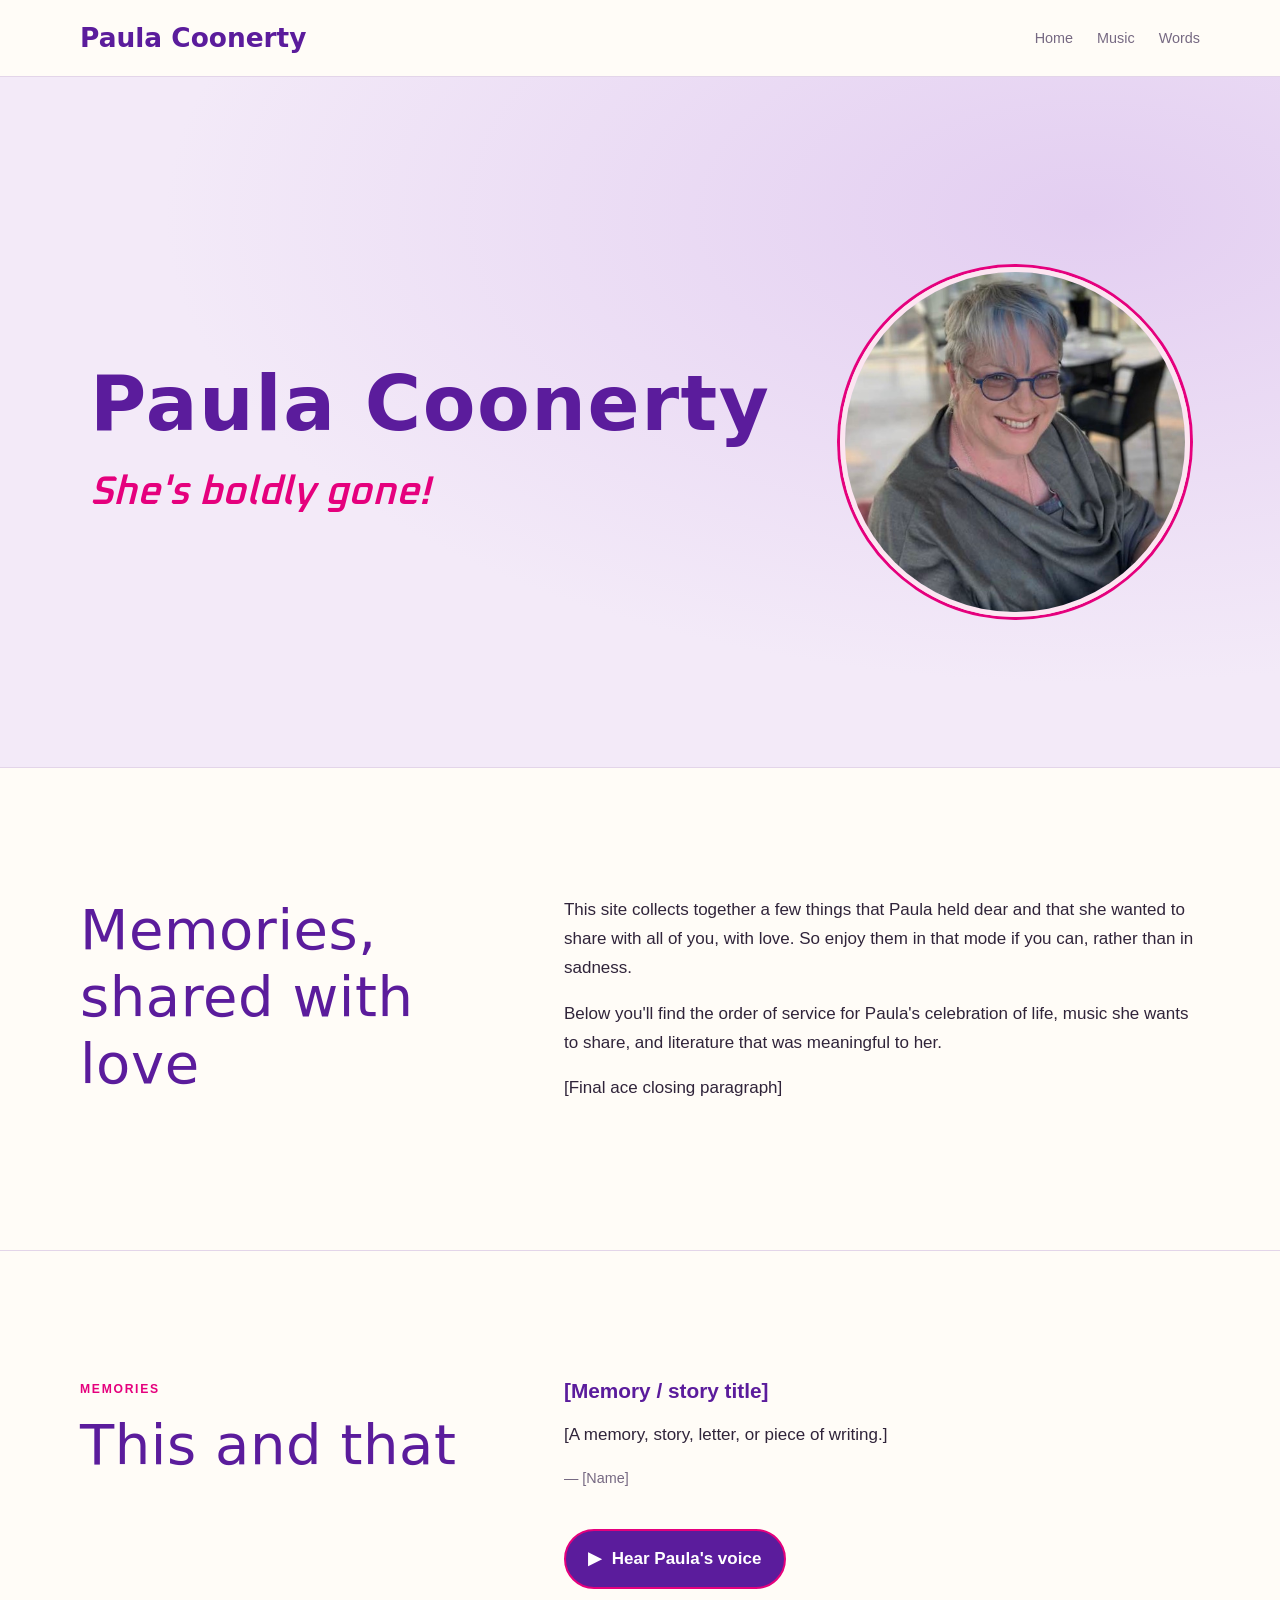
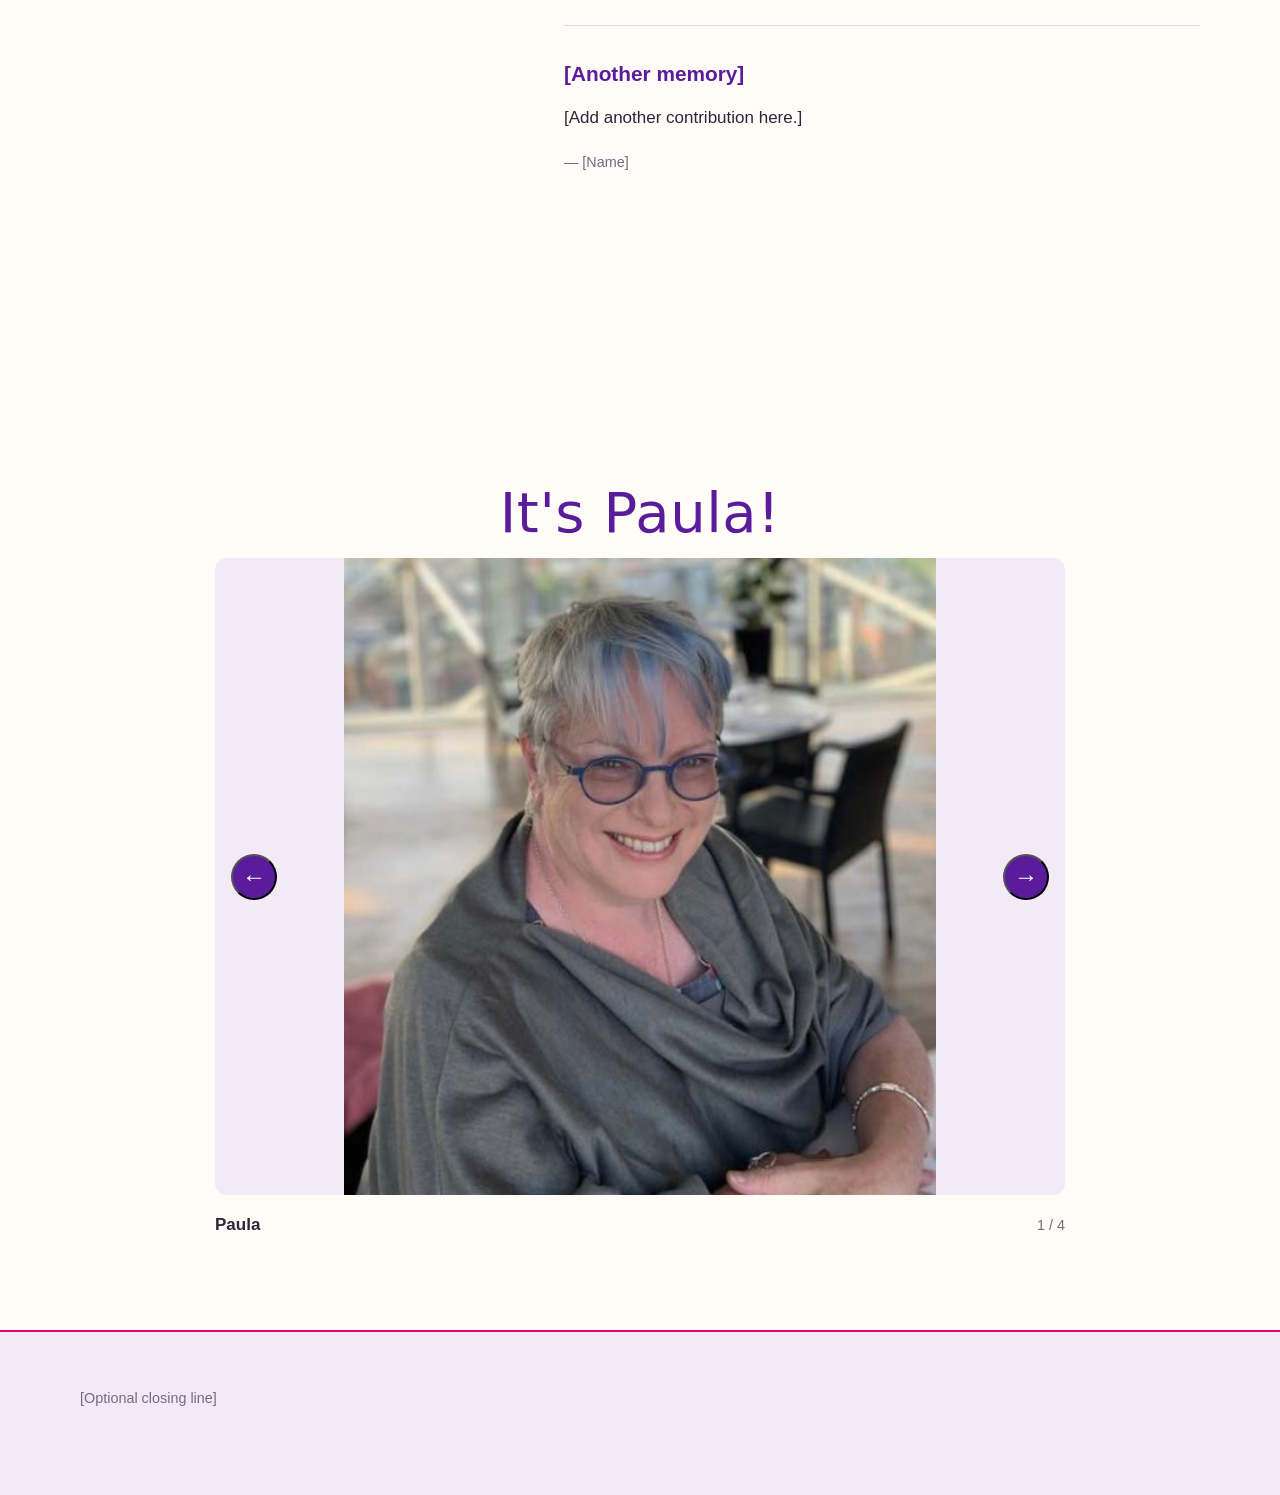
<file: index.html>
<!doctype html>
<html lang="en">

<head>
  <meta charset="utf-8">
  <meta name="viewport" content="width=device-width, initial-scale=1">
  <meta name="description" content="Paula - a memorial and collection of memories.">
  <meta name="referrer" content="strict-origin-when-cross-origin">
  <title>Paula — a memorial</title>
  <link rel="stylesheet" href="styles.css">
  <link rel="preconnect" href="https://fonts.googleapis.com">
  <link rel="preconnect" href="https://fonts.gstatic.com" crossorigin>
  <link href="https://fonts.googleapis.com/css2?family=Chewy&family=Oxanium:wght@200..800&display=swap"
    rel="stylesheet">
</head>

<body>
  <header class="site-header">
    <div class="container header-inner">
      <a class="site-title" href="#top">Paula Coonerty</a>
      <nav aria-label="Main navigation">
        <a href="index.html">Home</a>
        <a href="music.html">Music</a>
        <a href="words.html">Words</a>
      </nav>
    </div>
  </header>

  <main id="top">
    <section class="intro">
      <div class="container narrow">
        <img class="hero-photo" src="photos/paula-face.jpeg" alt="Paula Coonerty">

        <div class="hero-text">
          <h1>Paula Coonerty</h1>
          <p class="lead">She's boldly gone!</p>
        </div>
      </div>
    </section>

    <section id="about" class="section">
      <div class="container content-grid">
        <div>
          <!-- <p class="eyebrow">About</p> -->
          <h2>Memories, shared with love</h2>
        </div>
        <div class="prose">
          <p>This site collects together a few things that Paula held dear and that she wanted to share with all of you,
            with love. So enjoy them in that mode if you can, rather than in sadness.</p>
          <p>Below you'll find the order of service for Paula's celebration of life, music she wants to share, and
            literature that was meaningful to her.</p>
          <p>[Final ace closing paragraph]</p>
        </div>
      </div>
    </section>



    <section id="memories" class="section">
      <div class="container content-grid">
        <div>
          <p class="eyebrow">Memories</p>
          <h2>This and that</h2>
        </div>
        <div class="prose">
          <article class="memory">
            <h3>[Memory / story title]</h3>
            <p>[A memory, story, letter, or piece of writing.]</p>
            <p class="byline">— [Name]</p>
            <button class="audio-button" id="paula-audio-button" type="button">
              <span aria-hidden="true">▶</span>
              Hear Paula's voice
            </button>

            <audio id="paula-audio" preload="none">
              <source src="audio/test-audio.m4a" type="audio/mp4">
              Your browser does not support audio playback.
            </audio>
          </article>

          <article class="memory">
            <h3>[Another memory]</h3>
            <p>[Add another contribution here.]</p>
            <p class="byline">— [Name]</p>
          </article>
        </div>
      </div>
    </section>


    <section class="photo-gallery" id="photos">
      <div class="container">
        <h2>It's Paula!</h2>
        <!-- <p class="gallery-intro">Paula!</p> -->

        <div class="carousel" aria-label="Photo gallery">
          <div class="carousel-image-wrap">
            <img id="carousel-image" src="photos/paula-face.jpeg" alt="Paula">

            <button class="carousel-arrow carousel-prev" id="carousel-prev" type="button"
              aria-label="Previous photograph">&#8592;</button>

            <button class="carousel-arrow carousel-next" id="carousel-next" type="button"
              aria-label="Next photograph">&#8594;</button>
          </div>

          <div class="carousel-caption">
            <p id="carousel-caption" aria-live="polite">Paula</p>
            <p class="carousel-counter" id="carousel-counter">1 / 3</p>
          </div>
        </div>
      </div>
    </section>





  </main>

  <footer>
    <div class="container">
      <p>[Optional closing line]</p>
    </div>
  </footer>

  <script src="content.js"></script>
  <script src="script.js"></script>
</body>

</html>
</file>
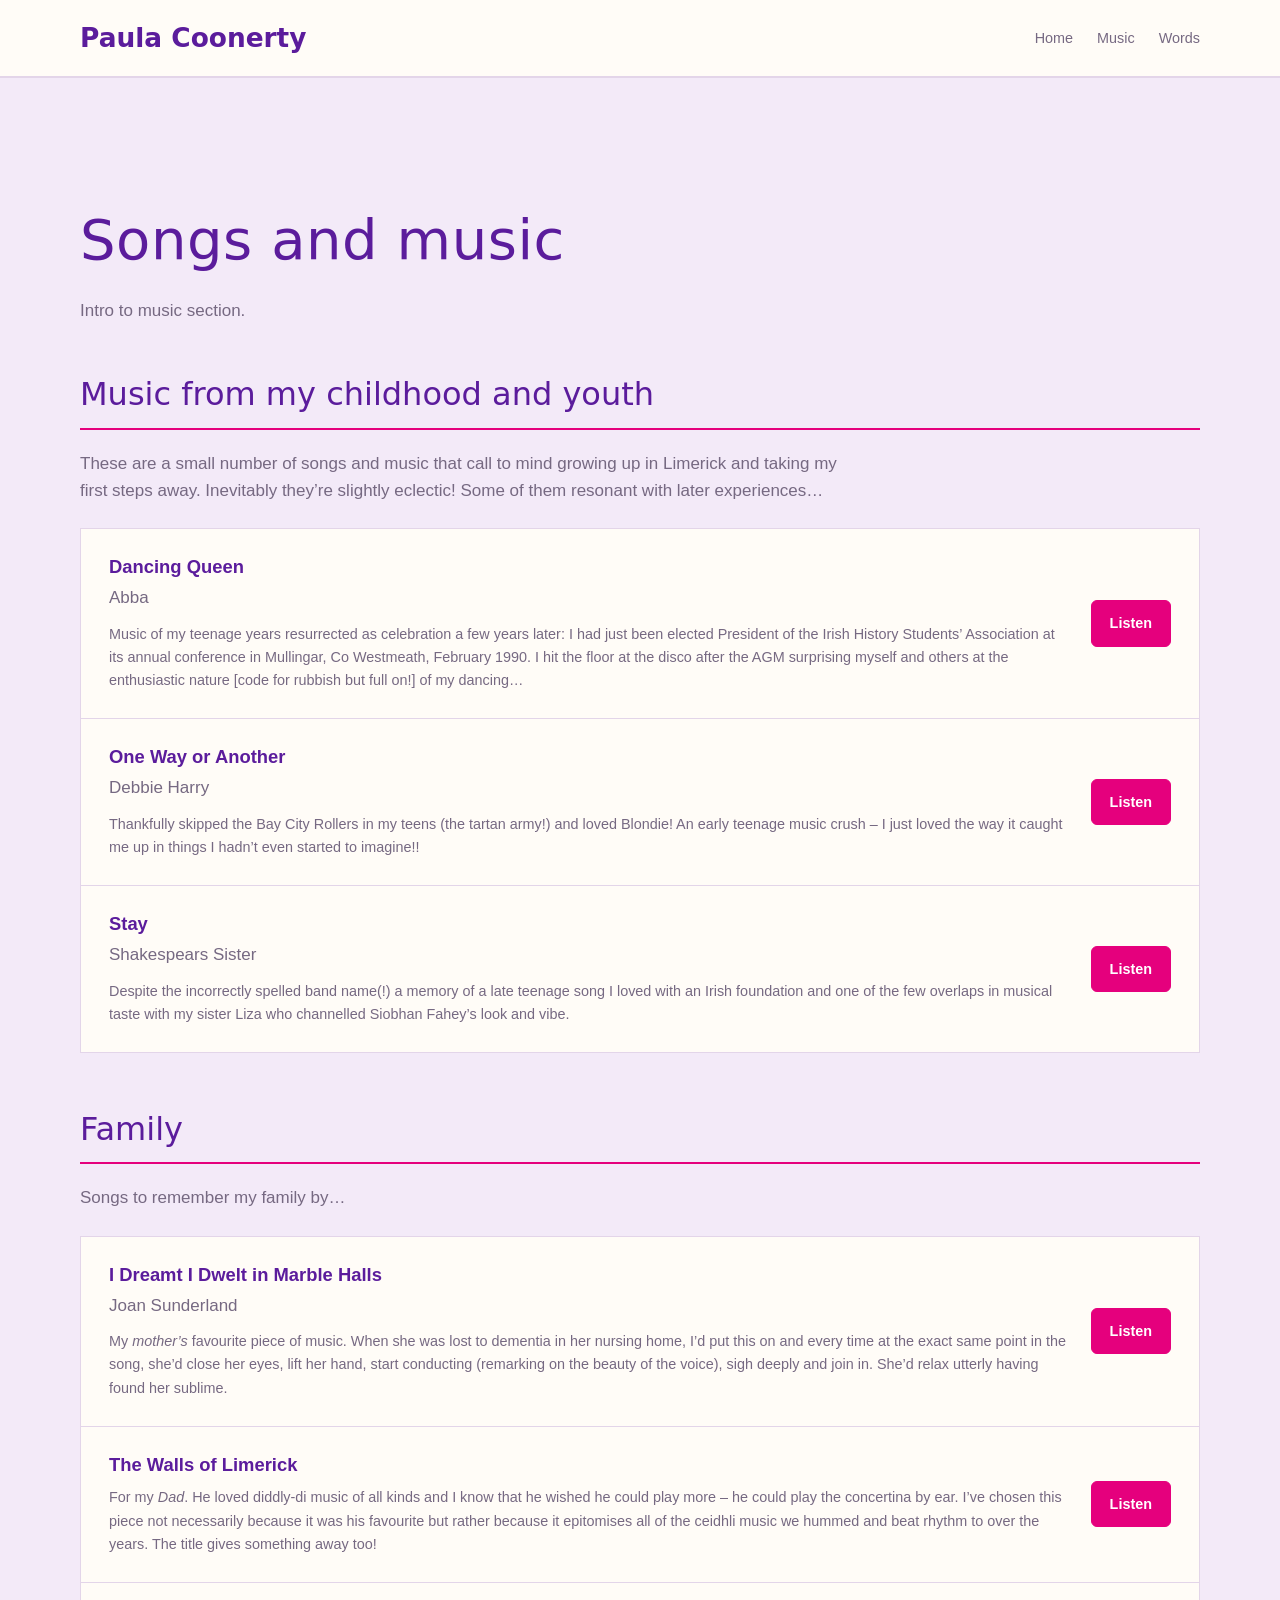
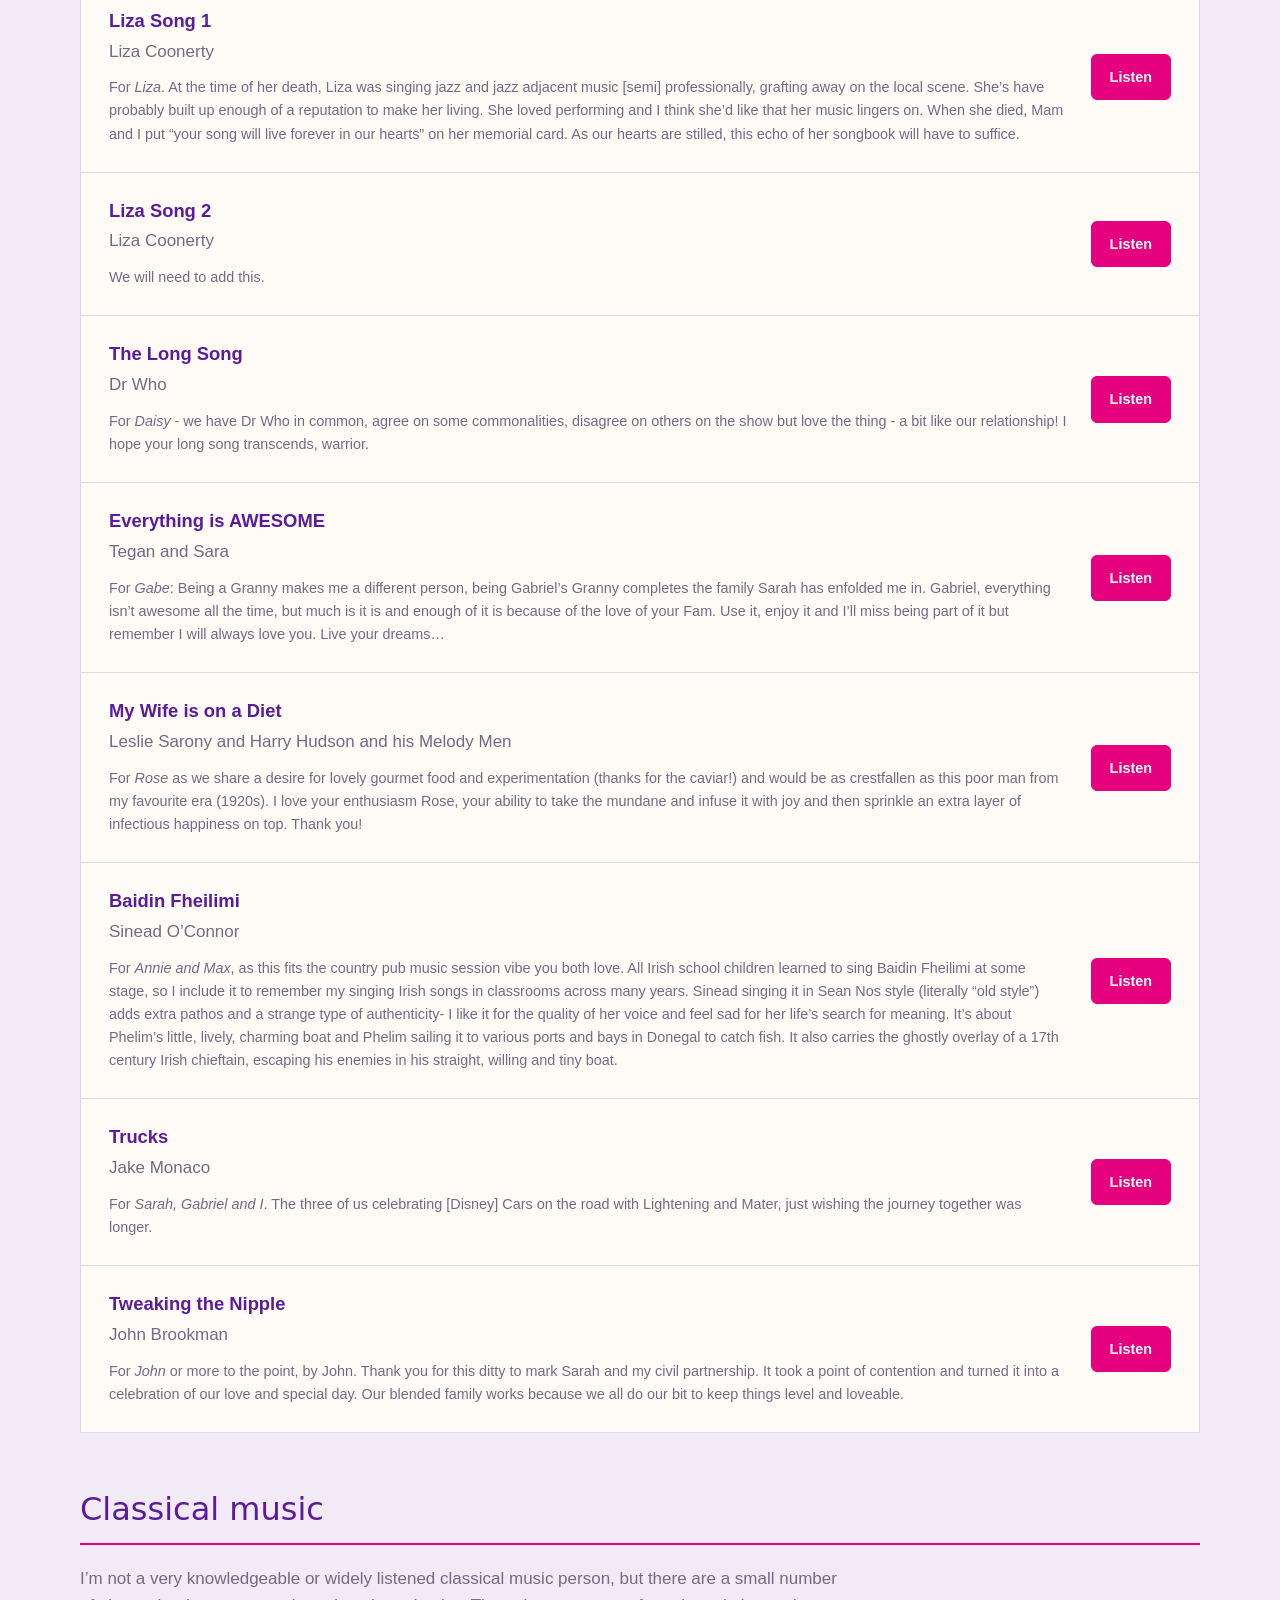
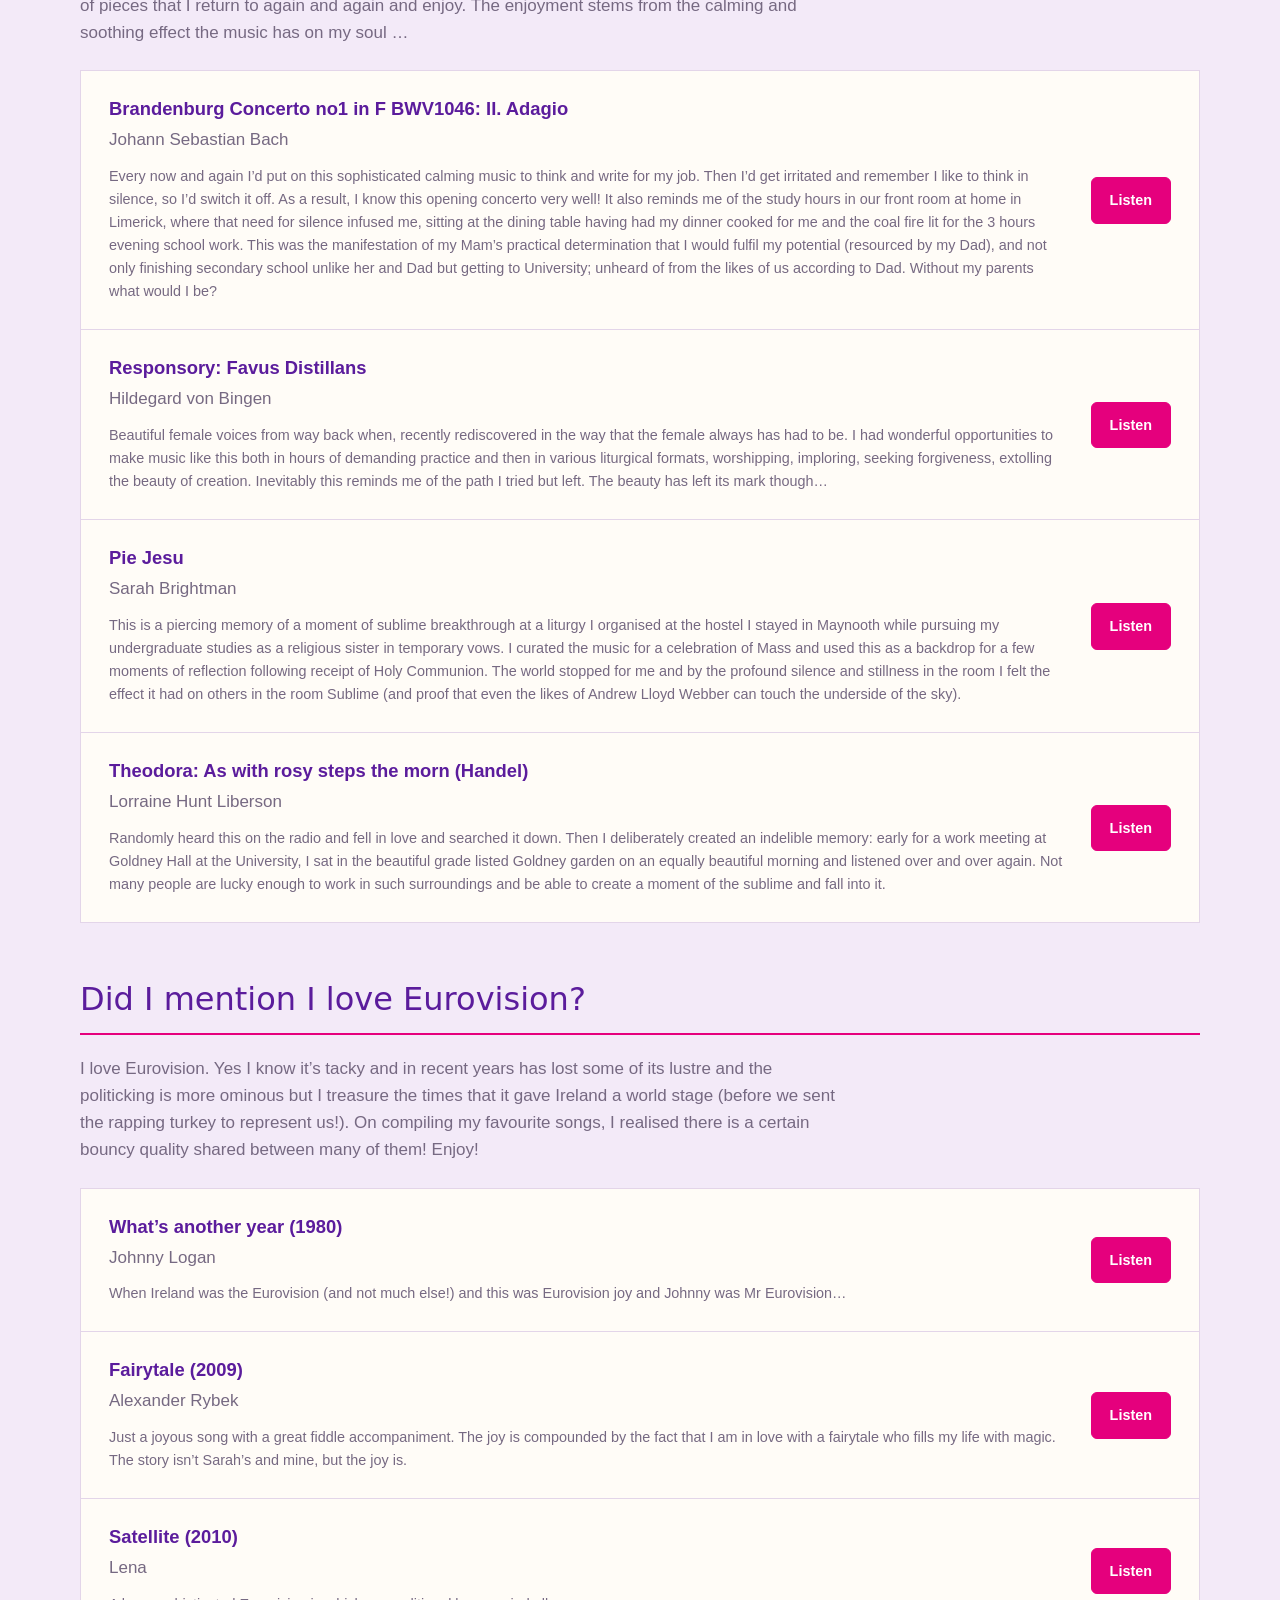
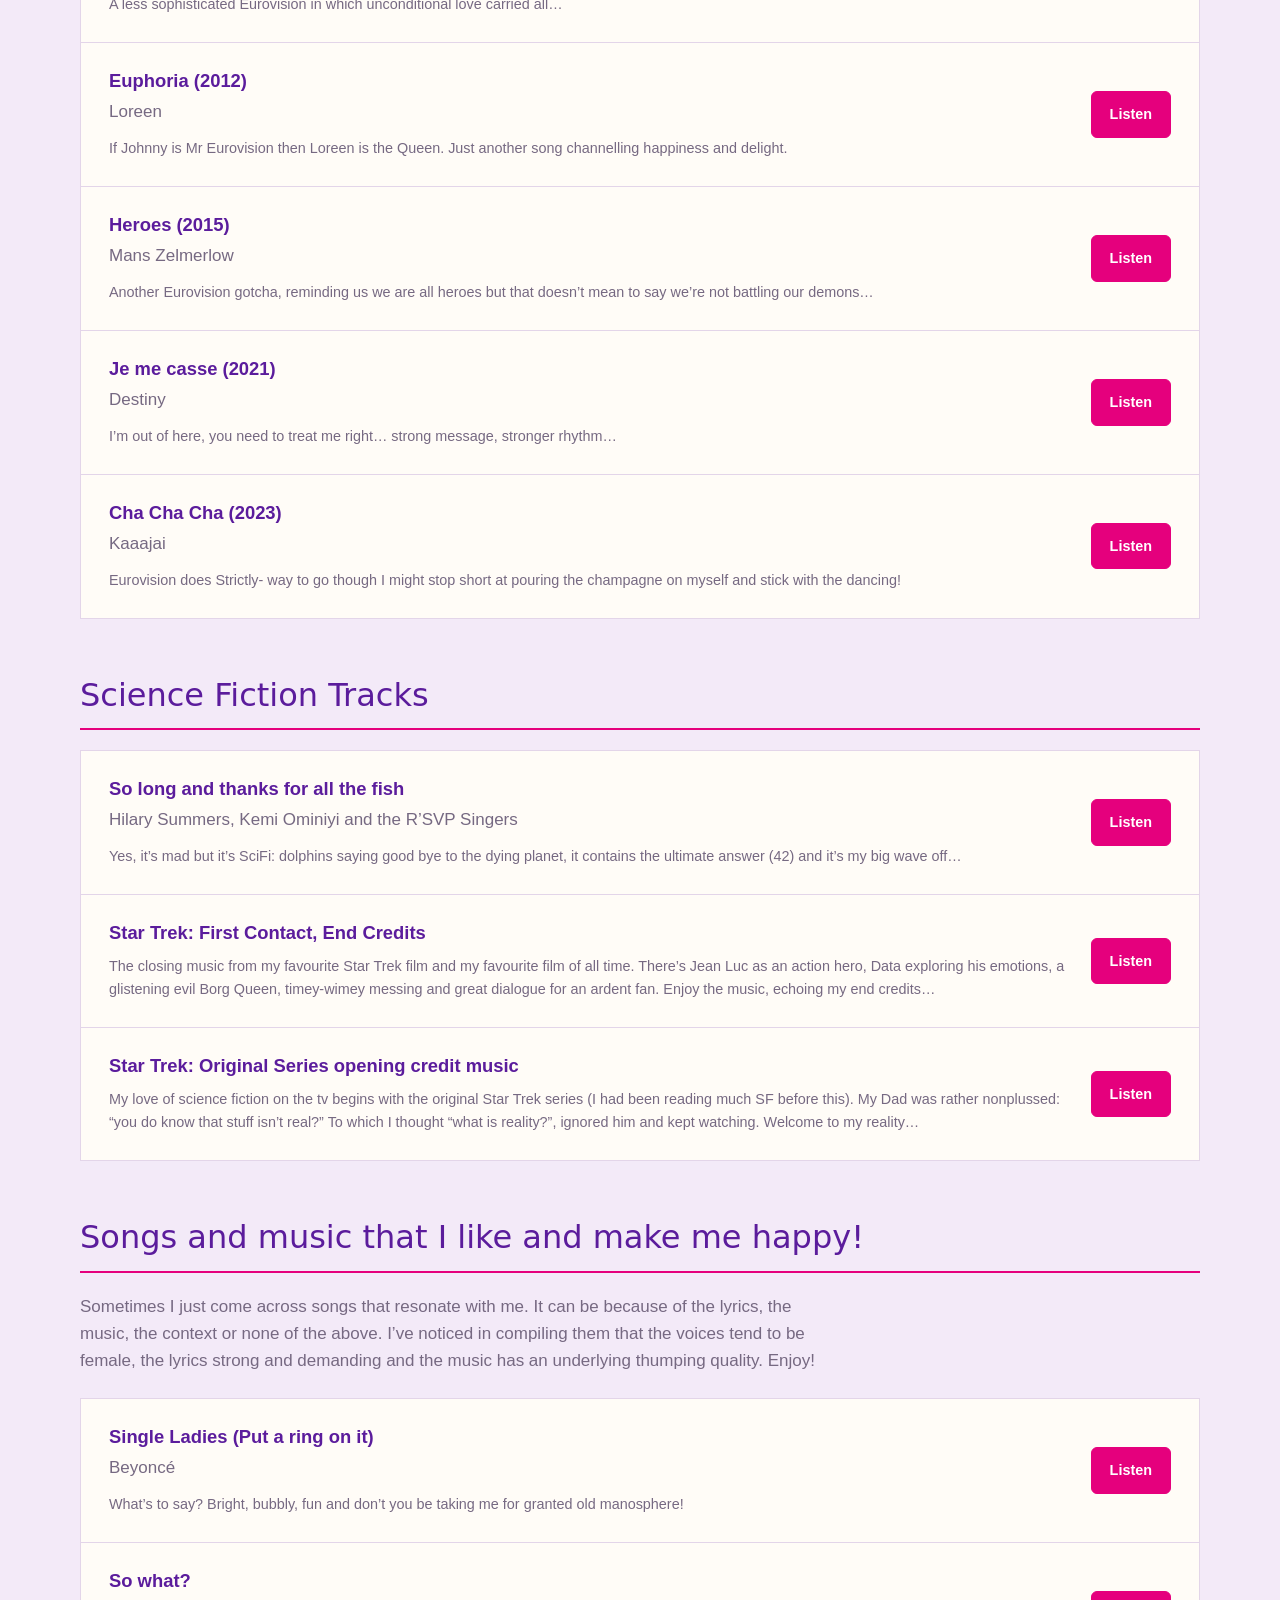
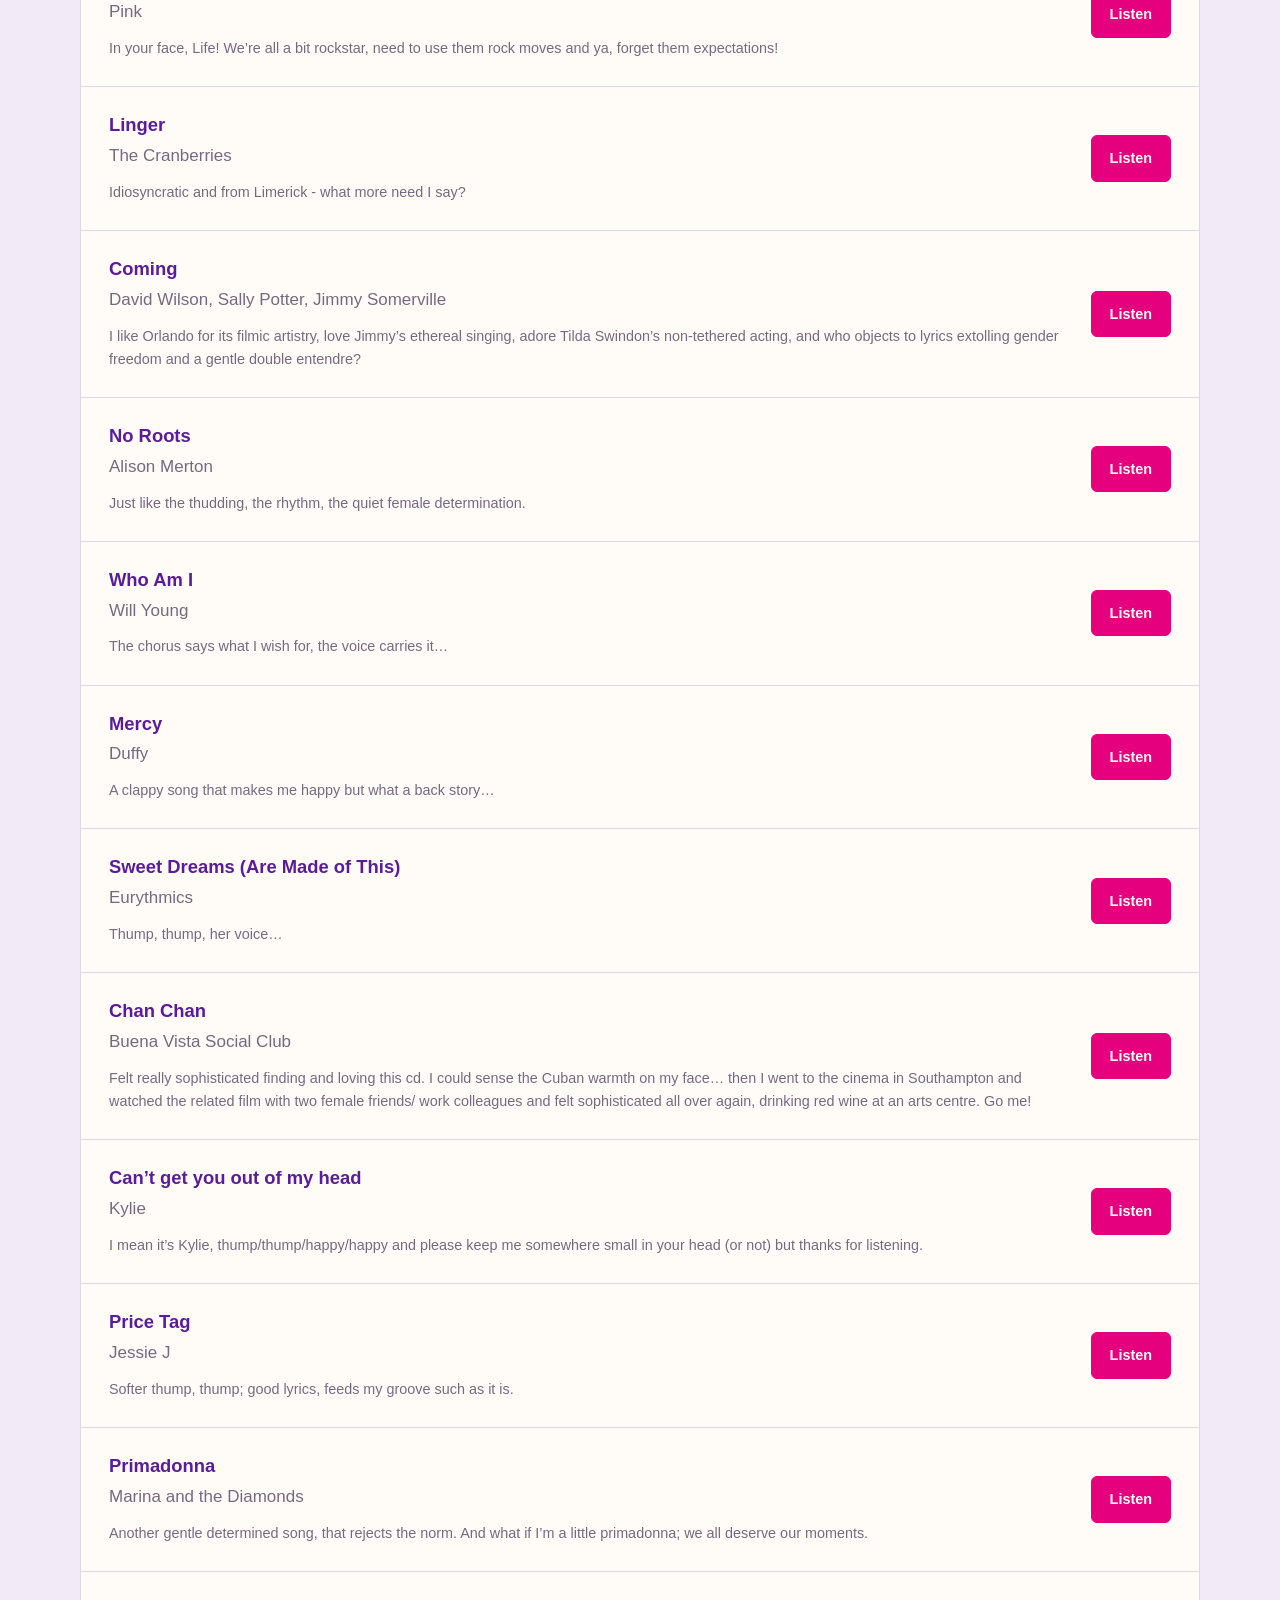
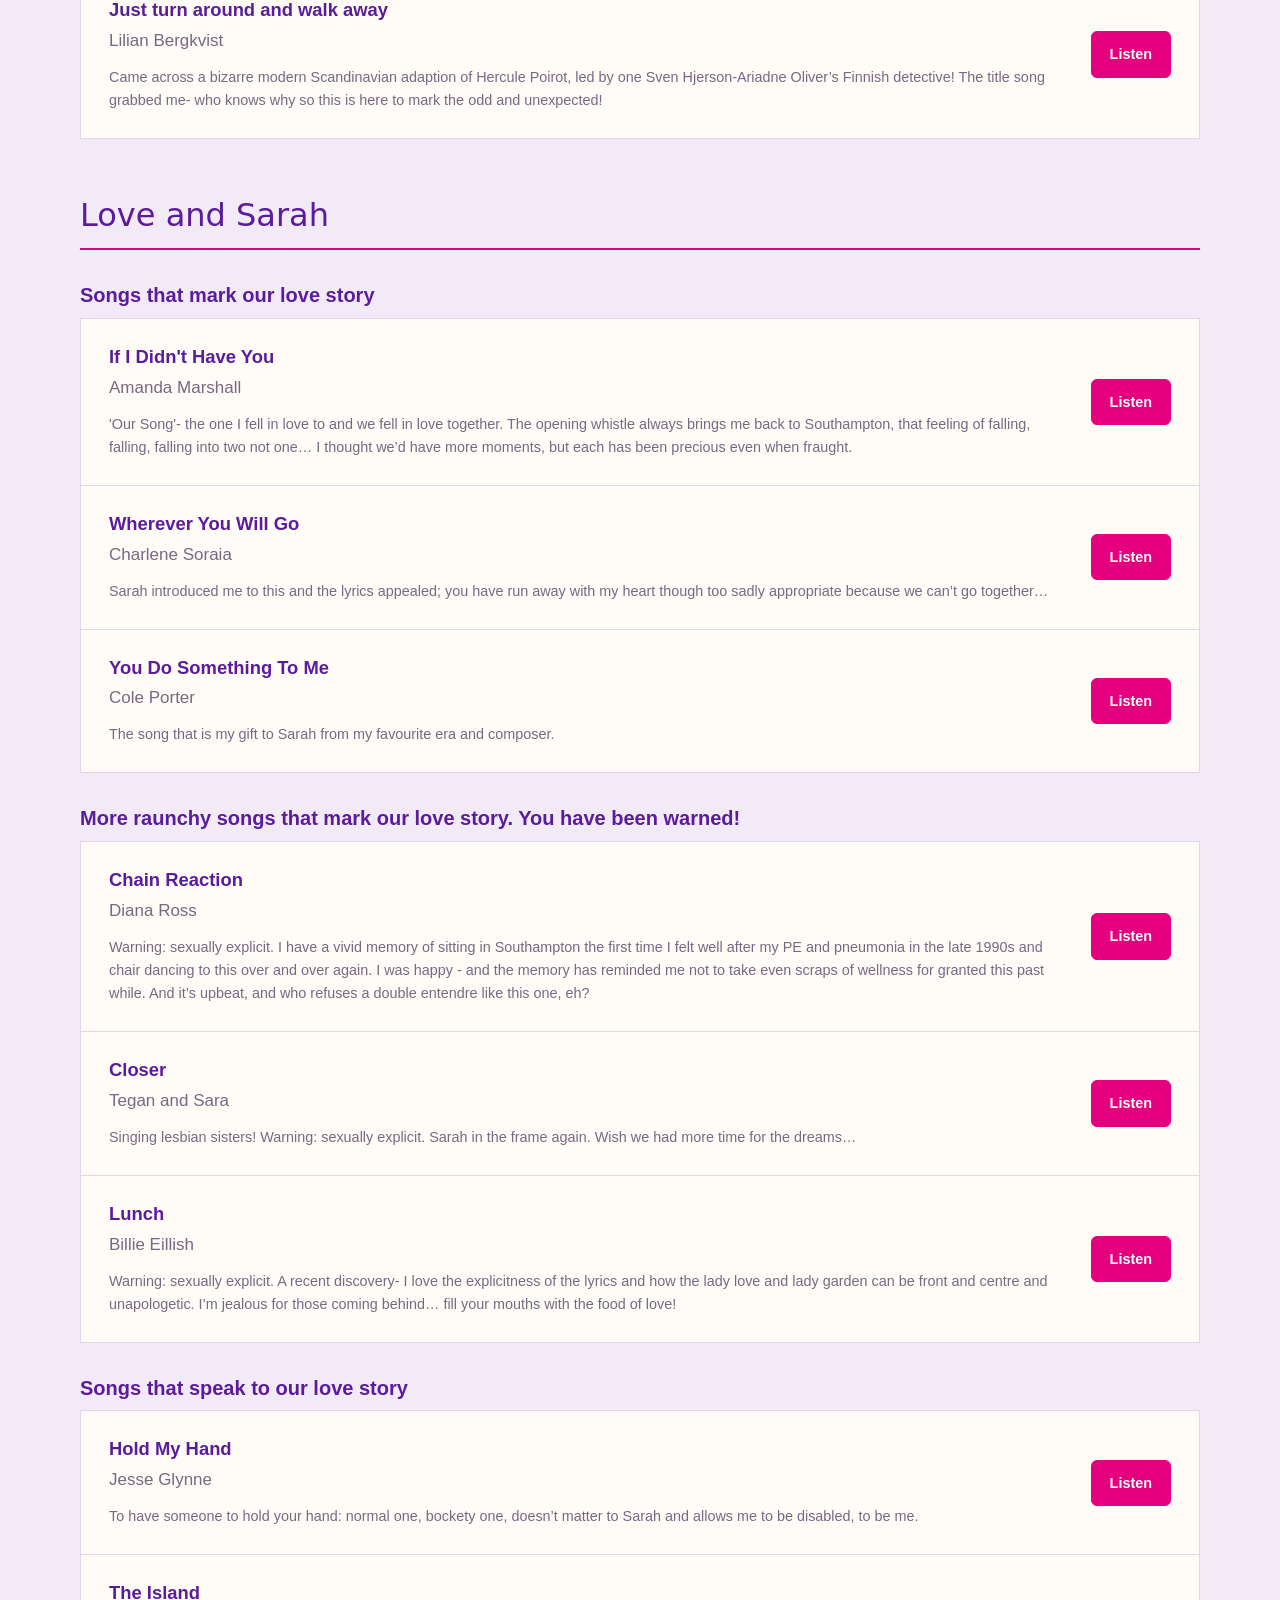
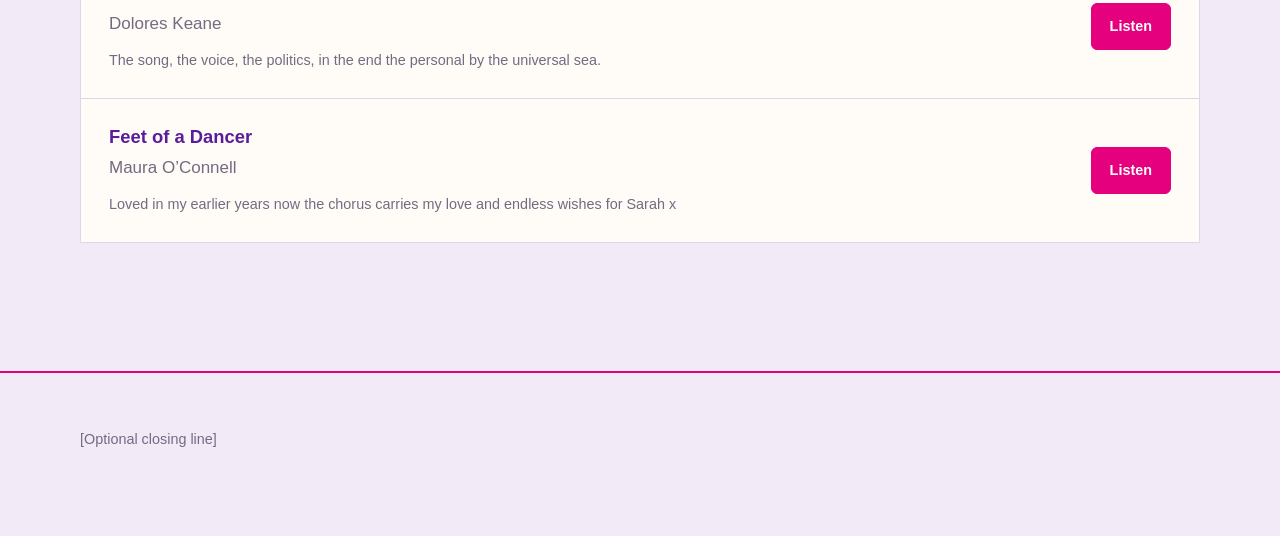
<file: music.html>
<!doctype html>
<html lang="en">

<head>
    <meta charset="utf-8">
    <meta name="viewport" content="width=device-width, initial-scale=1">
    <meta name="description" content="Paula - a memorial and collection of memories.">
    <meta name="referrer" content="strict-origin-when-cross-origin">
    <title>Paula — a memorial</title>
    <link rel="stylesheet" href="styles.css">
    <link rel="preconnect" href="https://fonts.googleapis.com">
    <link rel="preconnect" href="https://fonts.gstatic.com" crossorigin>
    <link href="https://fonts.googleapis.com/css2?family=Chewy&family=Oxanium:wght@200..800&display=swap"
        rel="stylesheet">
</head>

<body>
    <header class="site-header">
        <div class="container header-inner">
            <a class="site-title" href="#top">Paula Coonerty</a>
            <nav aria-label="Main navigation">
                <a href="index.html">Home</a>
                <a href="music.html">Music</a>
                <a href="words.html">Words</a>
            </nav>
        </div>
    </header>

    <main id="top">

        <section id="music" class="section section-muted">
            <div class="container">
                <div class="section-heading">
                    <!-- <p class="eyebrow">Music</p> -->
                    <h2>Songs and music</h2>
                    <p>Intro to music section.</p>
                </div>

                <div id="music-list" class="music-list">
                    <!-- Music is generated from content.js -->
                </div>
            </div>
        </section>

    </main>

    <footer>
        <div class="container">
            <p>[Optional closing line]</p>
        </div>
    </footer>

    <script src="content.js"></script>
    <script src="script.js"></script>
</body>

</html>
</file>
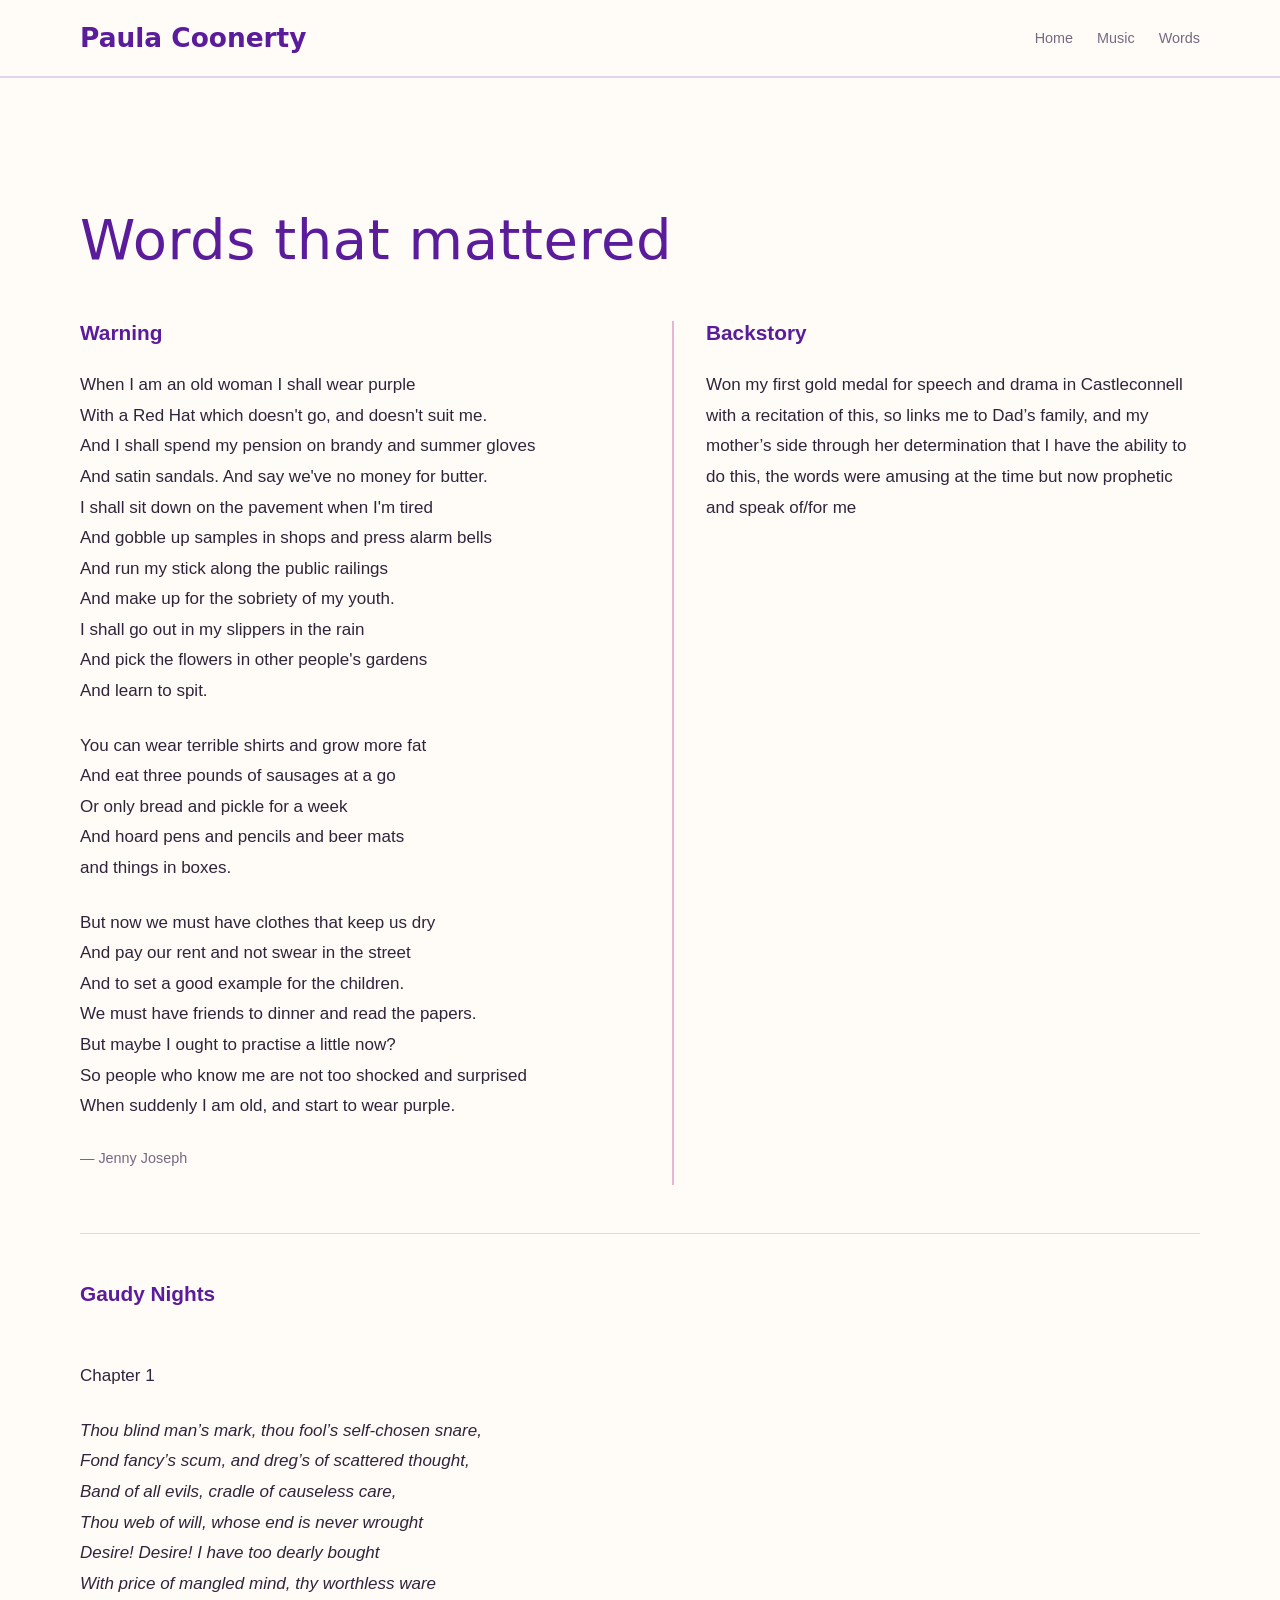
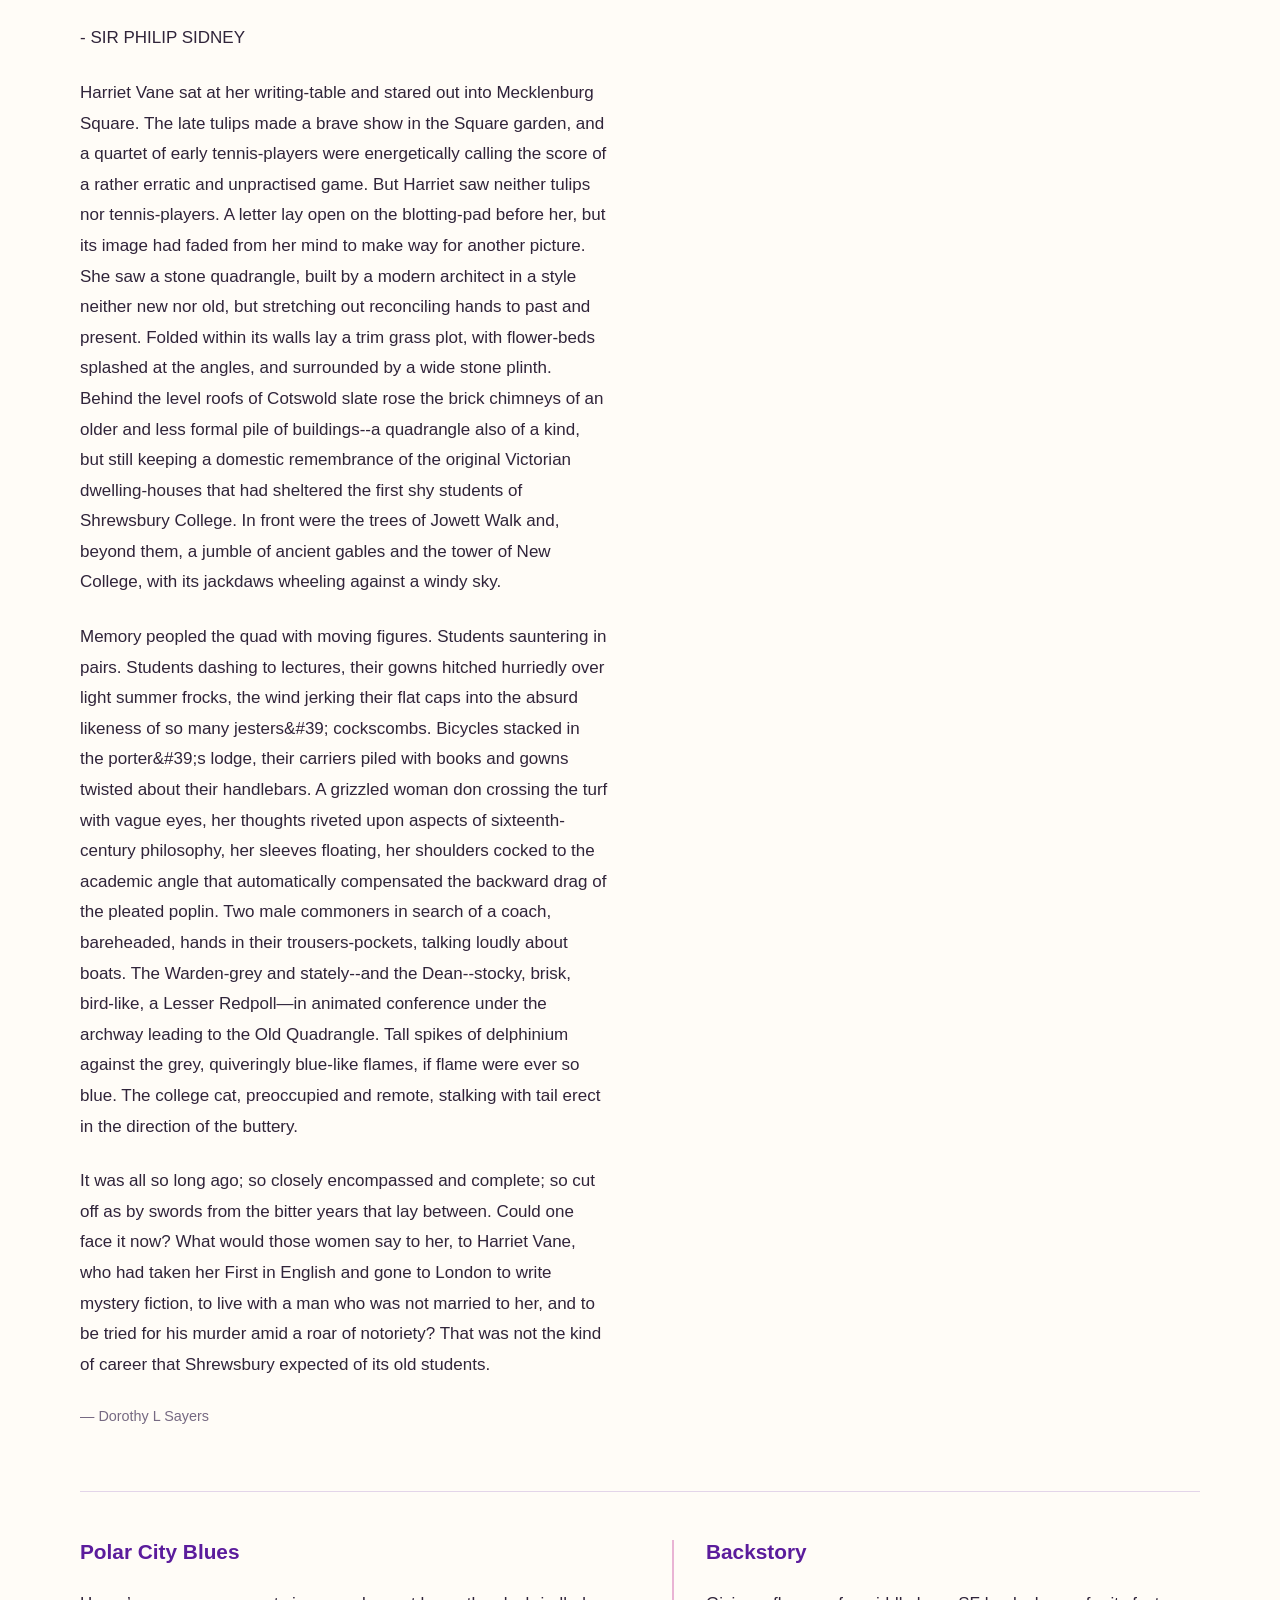
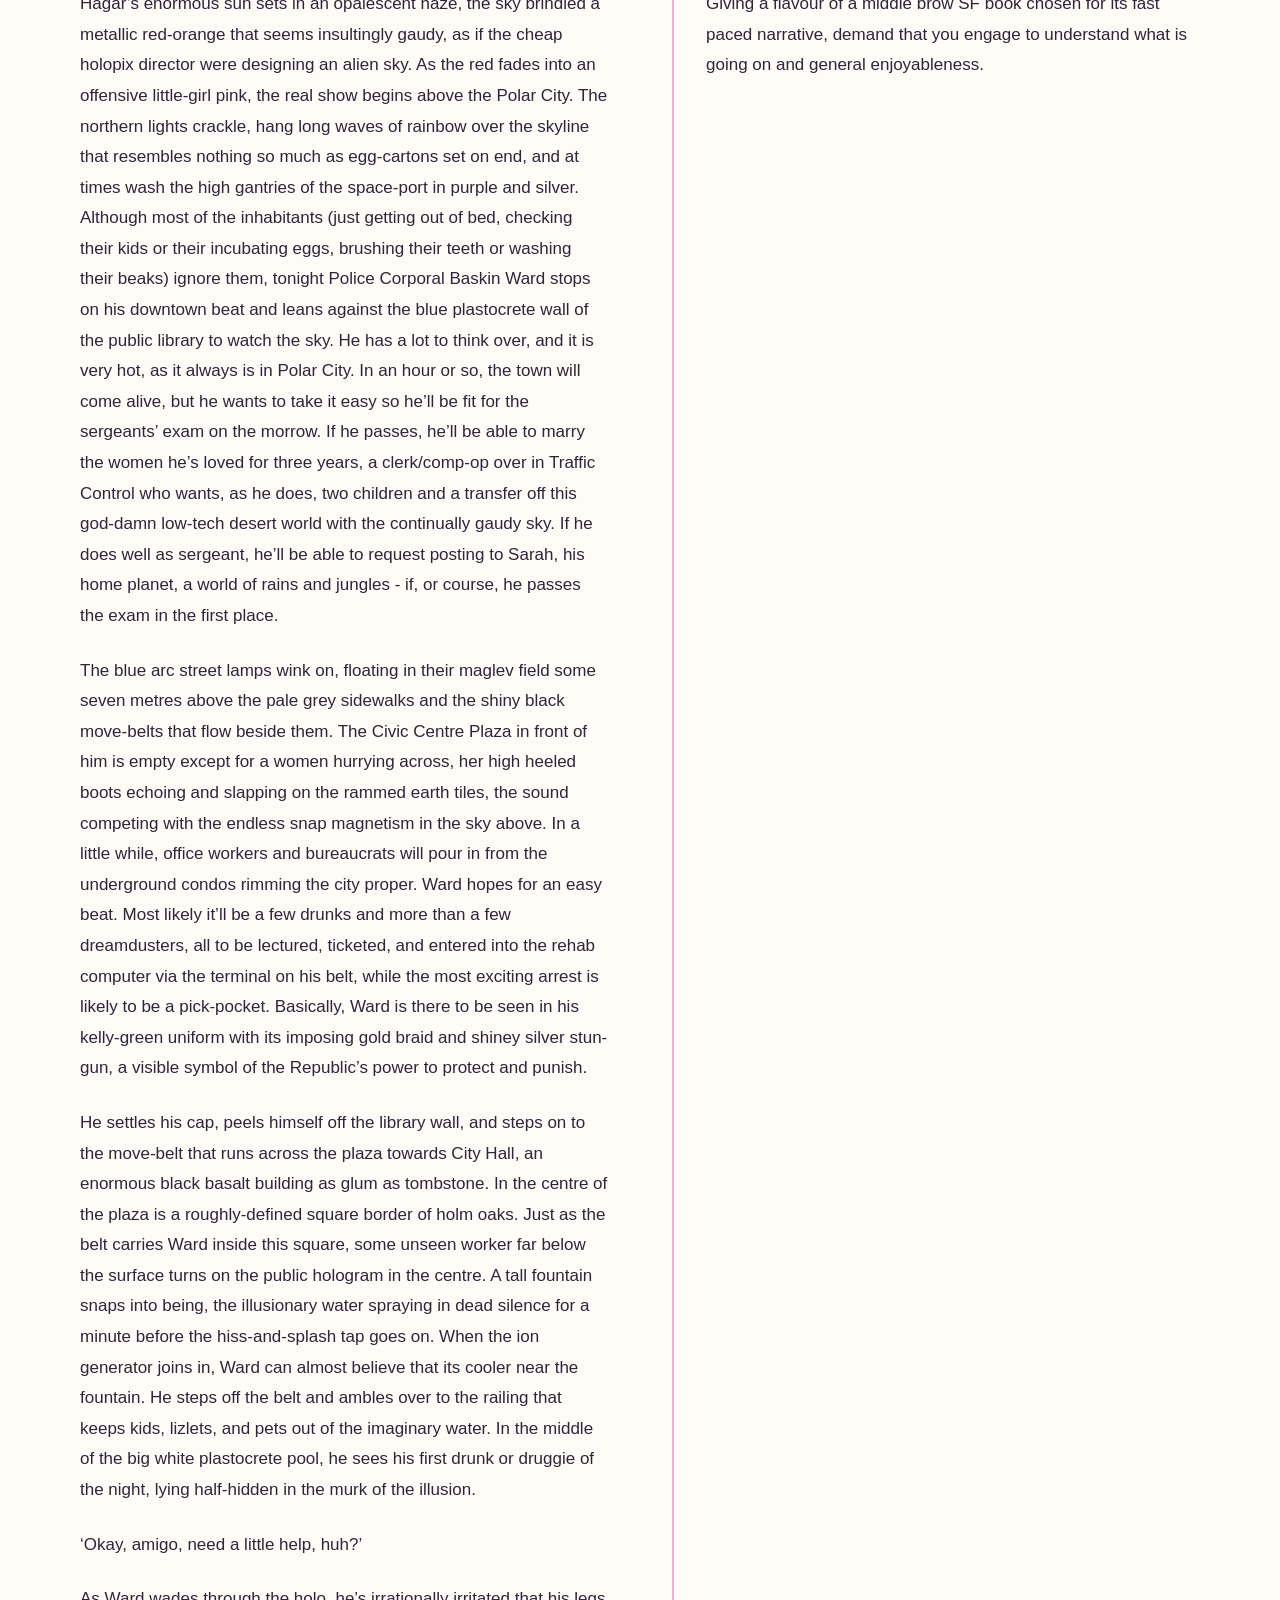
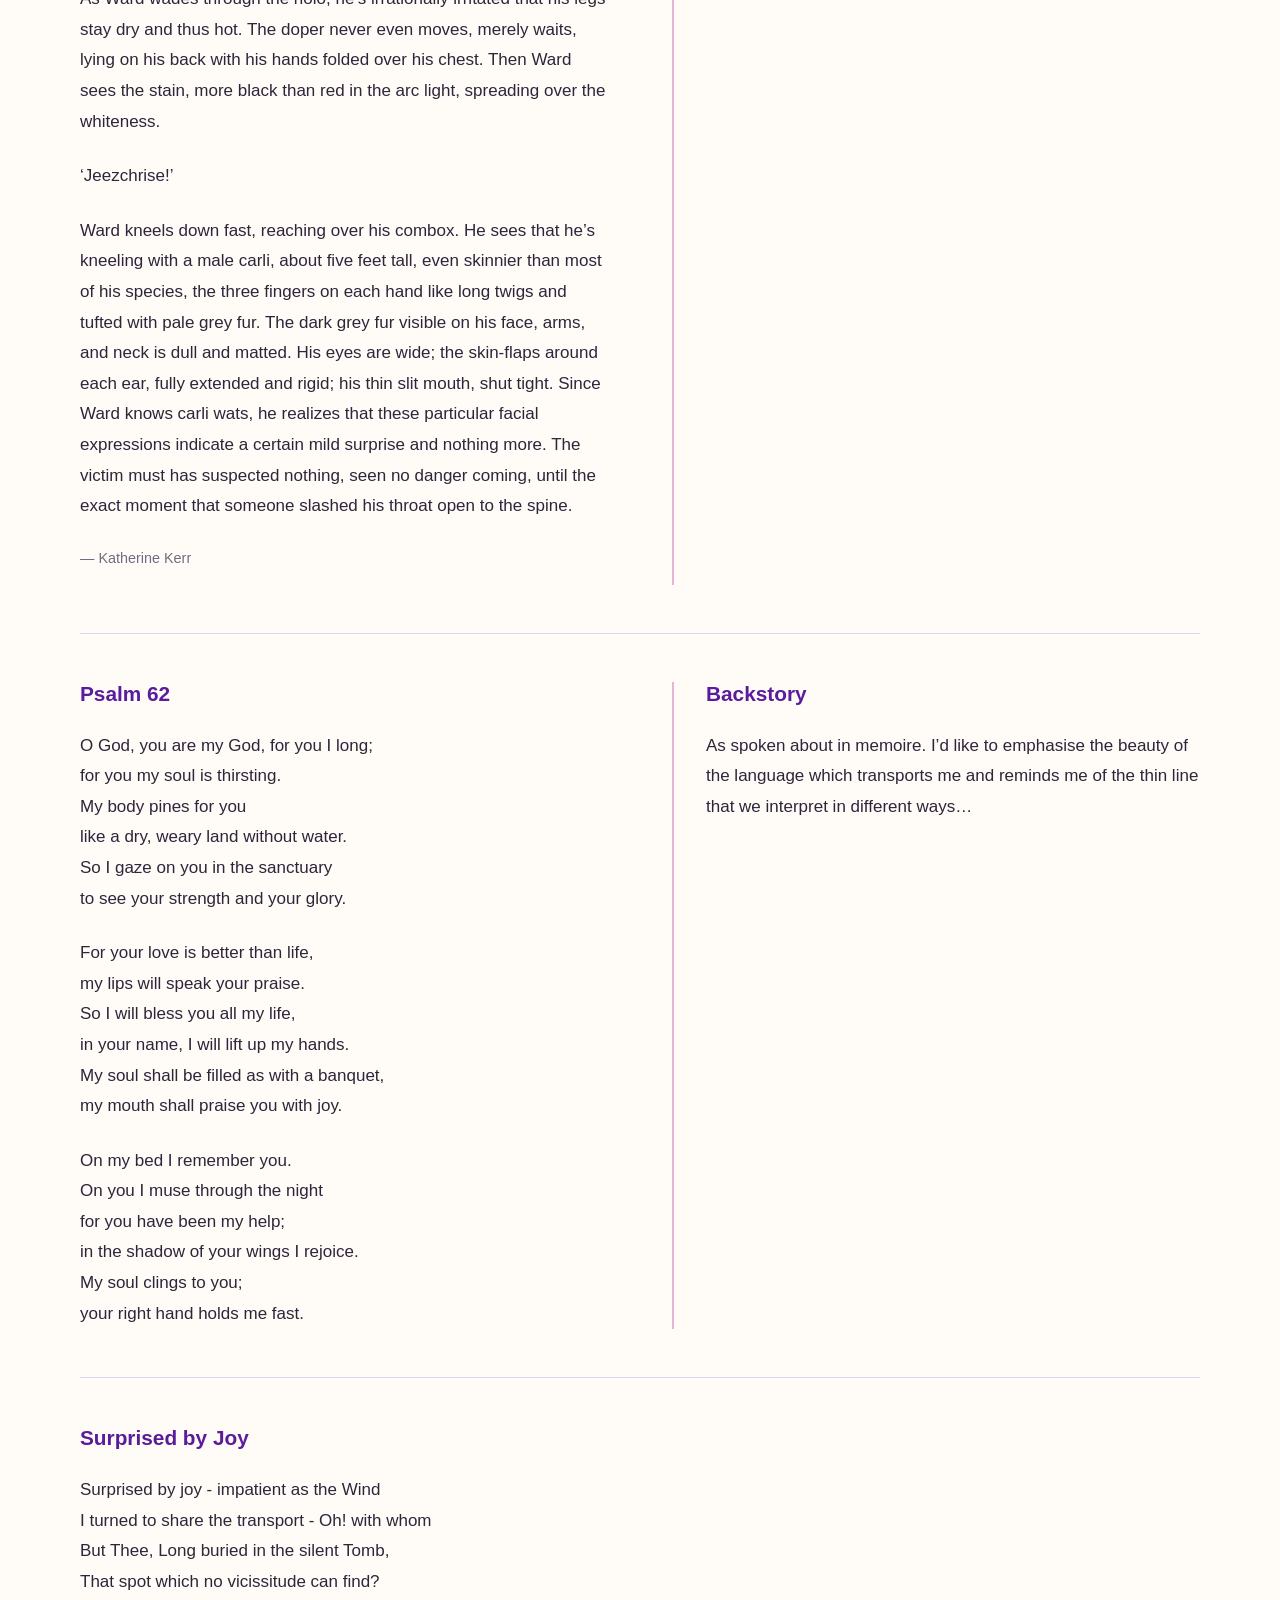
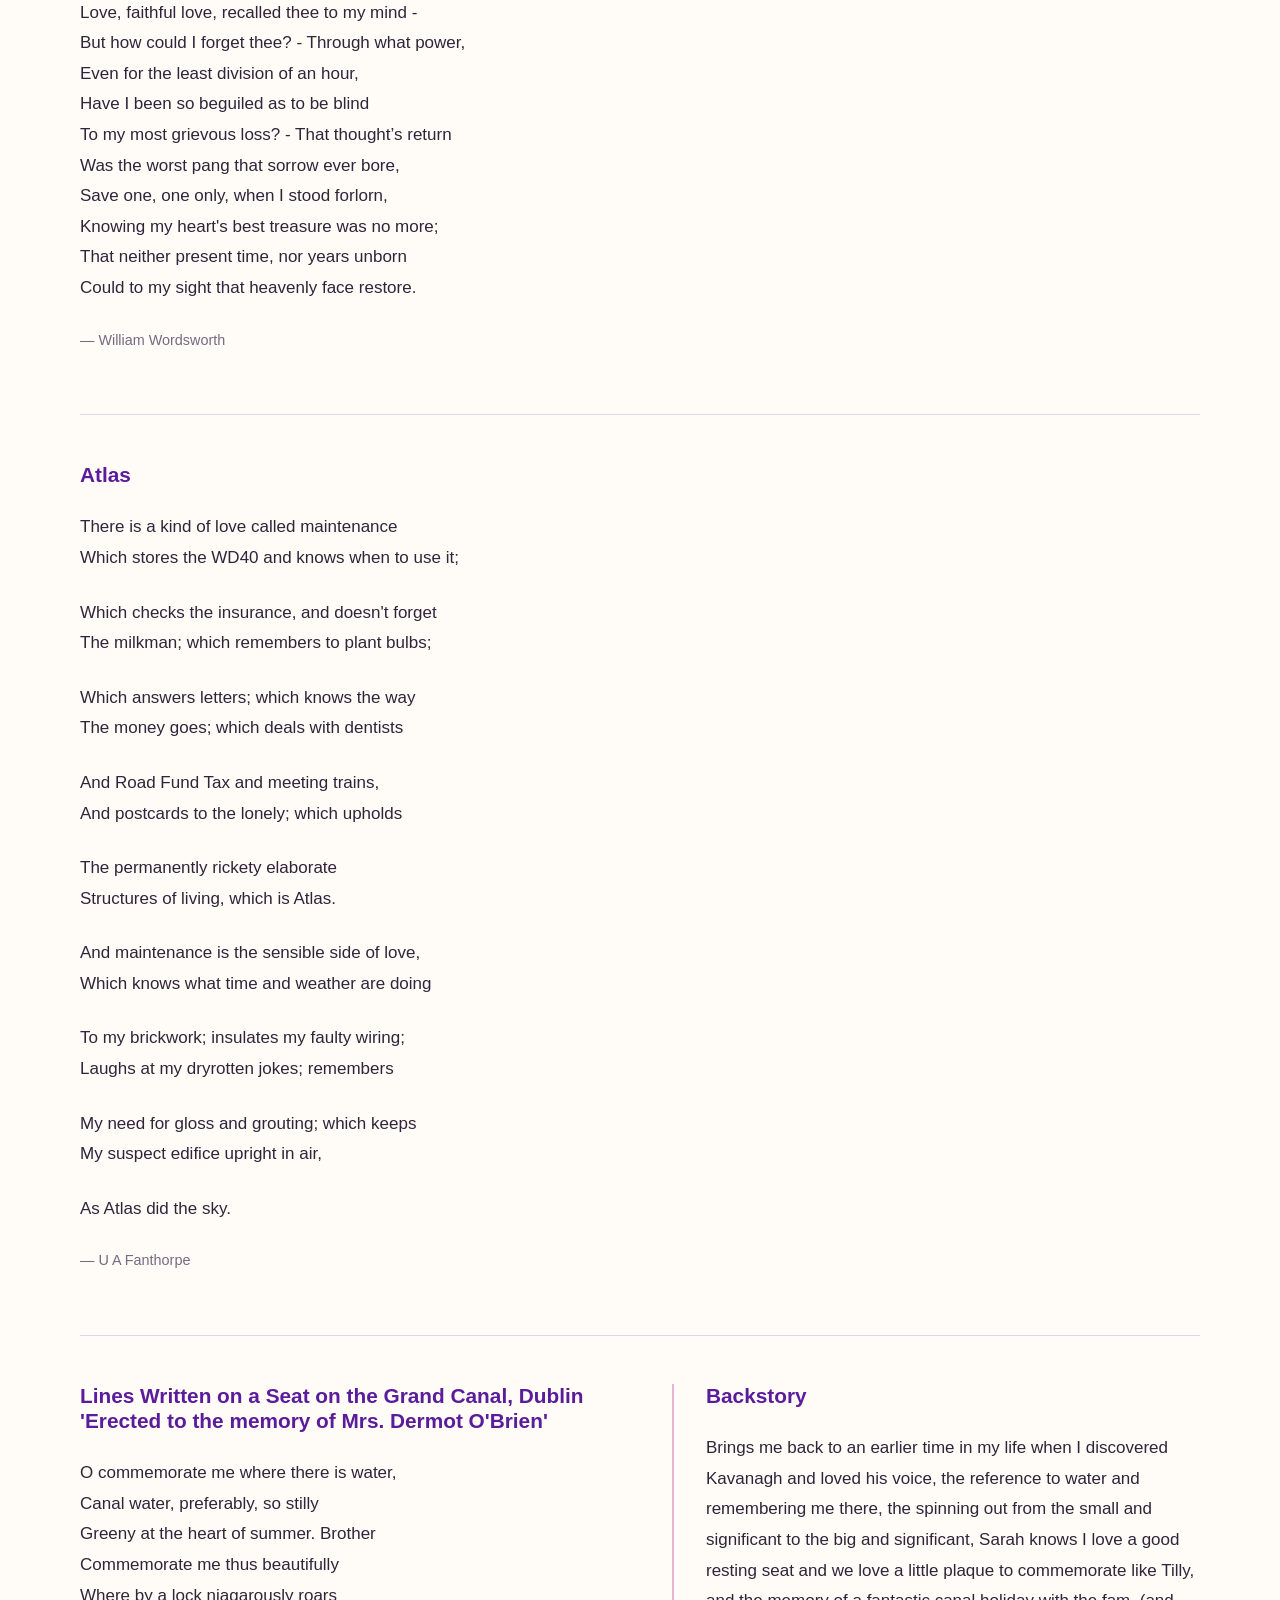
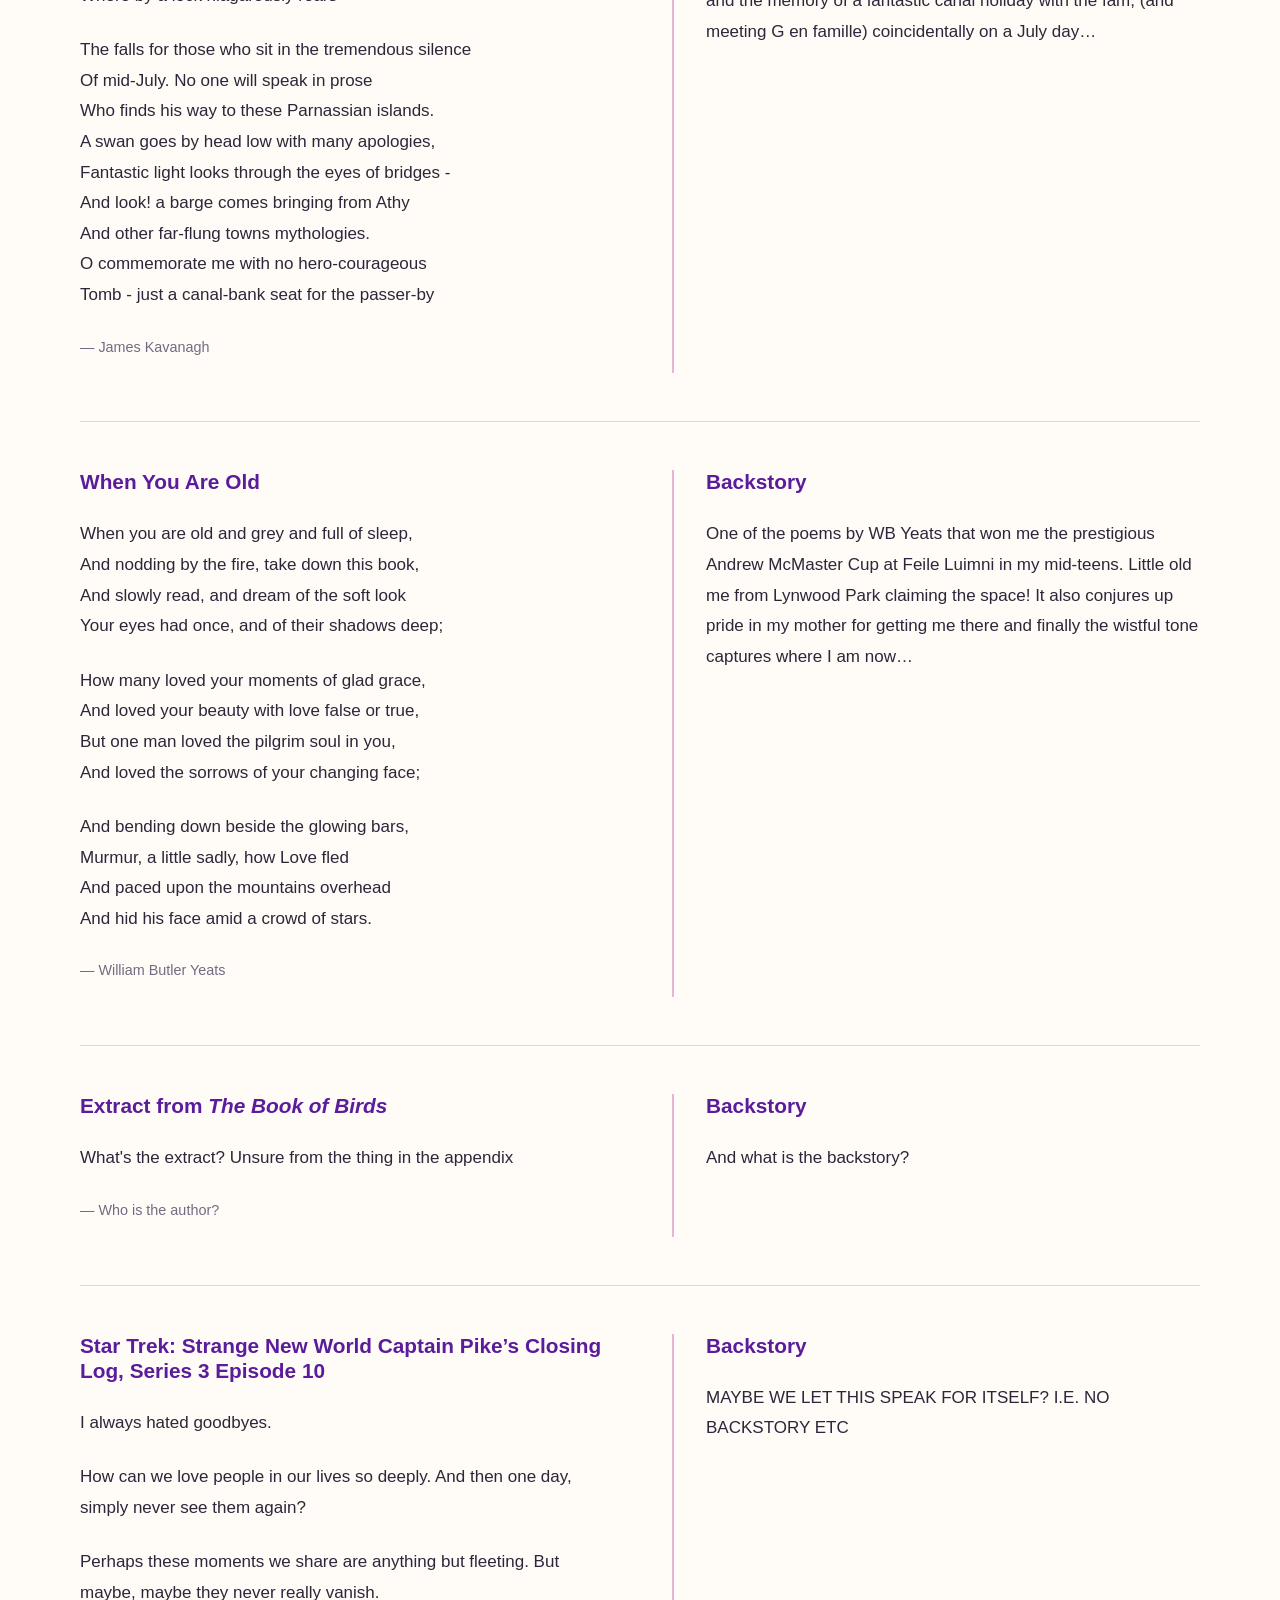
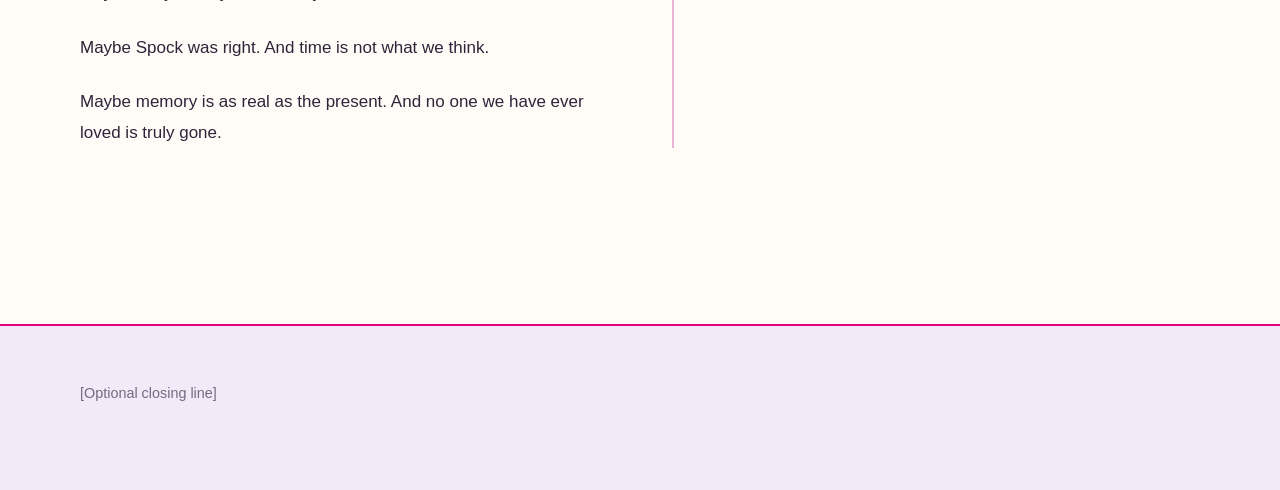
<file: words.html>
<!doctype html>
<html lang="en">

<head>
    <meta charset="utf-8">
    <meta name="viewport" content="width=device-width, initial-scale=1">
    <meta name="description" content="Paula - a memorial and collection of memories.">
    <meta name="referrer" content="strict-origin-when-cross-origin">
    <title>Paula — a memorial</title>
    <link rel="stylesheet" href="styles.css">
    <link rel="preconnect" href="https://fonts.googleapis.com">
    <link rel="preconnect" href="https://fonts.gstatic.com" crossorigin>
    <link href="https://fonts.googleapis.com/css2?family=Chewy&family=Oxanium:wght@200..800&display=swap"
        rel="stylesheet">
</head>

<body>
    <header class="site-header">
        <div class="container header-inner">
            <a class="site-title" href="#top">Paula Coonerty</a>
            <nav aria-label="Main navigation">
                <a href="index.html">Home</a>
                <a href="music.html">Music</a>
                <a href="words.html">Words</a>
            </nav>
        </div>
    </header>

    <section id="poems" class="section">
        <div class="container">
            <div class="section-heading">
                <!-- <p class="eyebrow">Poems</p> -->
                <h2>Words that mattered</h2>
            </div>

            <div id="poems-list"></div>
        </div>
    </section>

    <footer>
        <div class="container">
            <p>[Optional closing line]</p>
        </div>
    </footer>

    <script src="content.js"></script>
    <script src="script.js"></script>
</body>

</html>
</file>
<file: styles.css>
/*
  Memorial site
  Purple and fuchsia palette
  --------------------------------------------------
  Main purple: #5B1C9C
  Fuchsia accent: #E5007D
  Warm cream background with soft lavender surfaces
*/

:root {
  --background: #FFFCF7;
  --surface: #F3EAF8;
  --text: #30243A;
  --muted: #766982;
  --line: #E3D5E9;

  --accent: #5B1C9C;
  --accent-dark: #421273;
  --pink: #E5007D;
  --pink-light: #FCE5F1;
  --purple-light: #EDE0F7;

  --max-width: 1120px;
  --narrow-width: 760px;
}

* {
  box-sizing: border-box;
}

html {
  scroll-behavior: smooth;
  scroll-padding-top: 90px;
}

body {
  margin: 0;
  background: var(--background);
  color: var(--text);
  font-family: -apple-system, BlinkMacSystemFont, "Segoe UI",
    Helvetica, Arial, sans-serif;
  font-size: 17px;
  line-height: 1.7;
}

a {
  color: var(--accent);
  text-underline-offset: 4px;
}

a:hover {
  color: var(--pink);
}

.container {
  width: min(calc(100% - 48px), var(--max-width));
  margin-inline: auto;
}

.narrow {
  max-width: var(--narrow-width);
}

/* Header and navigation */

.site-header {
  border-bottom: 1px solid var(--line);
  background: color-mix(in srgb, var(--background) 94%, transparent);
  position: sticky;
  top: 0;
  z-index: 10;
  backdrop-filter: blur(8px);
}

.header-inner {
  min-height: 76px;
  display: flex;
  align-items: center;
  justify-content: space-between;
  gap: 24px;
}

.site-title {
  font-weight: 650;
  text-decoration: none;
  letter-spacing: 0;
  color: var(--accent);
  font-family: "Chewy", system-ui;
  font-size: 1.65rem;
}

nav {
  display: flex;
  flex-wrap: wrap;
  gap: 24px;
  font-size: 0.9rem;
}

nav a {
  text-decoration: none;
  color: var(--muted);
  transition: color 0.2s ease;
}

nav a:hover,
nav a:focus-visible {
  color: var(--pink);
}

/* Intro / hero */

.intro {
  padding: clamp(100px, 17vw, 190px) 0 clamp(90px, 12vw, 150px);
  background:
    radial-gradient(ellipse at 85% 20%,
      #e3cef1 0,
      transparent 60%),
    #F3EAF8;
}


.intro .container {
  text-align: center;
}

.hero-photo {
  display: block;
  width: 180px;
  height: 180px;
  object-fit: cover;
  object-position: center;
  border-radius: 50%;
  margin: 0 auto 1.5rem;
  border: 5px solid var(--pink-light);
  box-shadow: 0 0 0 3px var(--pink);
}

.intro h1 {
  margin-top: 0;
}

.intro .lead {
  margin-top: 0.5rem;
}


/* Desktop hero layout */
@media (min-width: 768px) {
  .intro .container {
    max-width: 1100px;
    display: grid;
    grid-template-columns: minmax(0, 1fr) minmax(0, 350px);
    align-items: end;
    column-gap: clamp(1.5rem, 4vw, 4rem);
    text-align: left;
  }

  .hero-text {
    grid-column: 1;
    grid-row: 1;
    align-self: center;
  }

  .intro h1 {
    overflow-wrap: break-word;
    margin-bottom: 0.5rem;
  }

  .intro .lead {
    margin-top: 0;
    margin-bottom: 0;
  }

  .hero-photo {
    grid-column: 2;
    grid-row: 1;
    width: 100%;
    max-width: 350px;
    height: auto;
    aspect-ratio: 1;
    margin: 0;
    justify-self: end;
  }
}


/* Keep the photo above the text on narrower screens */
@media (max-width: 767px) {
  .intro .container {
    display: flex;
    flex-direction: column;
    text-align: center;
  }

  .hero-photo {
    width: 180px;
    height: 180px;
    margin: 0 auto 1.5rem;
  }
}

/* Keep Paula's name on one line on wider screens */
@media (min-width: 1200px) {
  .intro .container {
    grid-template-columns: minmax(0, 1fr) 350px;
    column-gap: 2rem;
  }

  .intro h1 {
    font-size: clamp(3.5rem, 6vw, 6rem);
    white-space: nowrap;
  }
}

.hero-eyebrow {
  margin: 0 0 12px;
  color: var(--pink);
  font-size: clamp(1.5rem, 8vw, 2rem);
  font-weight: 700;
  letter-spacing: 0.14em;
  text-transform: uppercase;
}

.eyebrow {
  margin: 0 0 12px;
  color: var(--pink);
  font-size: 0.76rem;
  font-weight: 700;
  letter-spacing: 0.14em;
  text-transform: uppercase;
}

h1,
h2,
h3 {
  line-height: 1.2;
  margin-top: 0;
  color: var(--accent);
}

h1 {
  font-size: clamp(3.5rem, 9vw, 7rem);
  font-weight: 650;
  margin-bottom: 28px;
  font-family: "Chewy", system-ui;
  letter-spacing: 0.02em;
  padding: clamp(1rem 0 0 0, 4.5vw, 4rem 0 0 0);

}

h2 {
  font-family: "Chewy", system-ui;
  font-size: clamp(2.2rem, 4.5vw, 3.5rem);
  font-weight: 400;
  letter-spacing: 0.01em;
  margin-bottom: 24px;
}

h3 {
  font-size: 1.3rem;
  font-weight: 650;
  letter-spacing: 0;
  margin-bottom: 12px;
}

.lead {
  max-width: 650px;
  margin: 0;
  font-size: clamp(1.8rem, 5vw, 2.5rem);
  color: var(--muted);
  font-family: "Oxanium", sans-serif;
  font-optical-sizing: auto;
  font-weight: 600;
  font-style: italic;
  color: #E5007D;
}

/* General sections */

.section {
  padding: clamp(80px, 10vw, 130px) 0;
  border-top: 1px solid var(--line);
}

.section-muted {
  background: var(--surface);
}

.content-grid {
  display: grid;
  grid-template-columns: minmax(200px, 0.75fr) minmax(0, 1.25fr);
  gap: clamp(40px, 8vw, 110px);
}

.prose {
  max-width: 720px;
}

.prose p:first-child {
  margin-top: 0;
}

.section-heading {
  max-width: 700px;
  margin-bottom: 48px;
}

.section-heading>p:last-child {
  color: var(--muted);
}

/* Music */

.music-list {
  display: block;
  background: transparent;
  border: 0;
}

.music-category {
  margin-bottom: 56px;
}

.music-category:last-child {
  margin-bottom: 0;
}

.music-category-heading {
  font-family: "Chewy", system-ui;
  font-size: clamp(1.5rem, 3vw, 2rem);
  font-weight: 400;
  line-height: 1.3;
  color: var(--accent);
  margin: 0 0 20px;
  padding-bottom: 12px;
  border-bottom: 2px solid var(--pink);
}

.music-category-list {
  display: grid;
  gap: 1px;
  background: var(--line);
  border: 1px solid var(--line);
}

.music-item {
  background: var(--background);
  padding: 26px 28px;
  display: grid;
  grid-template-columns: minmax(0, 1fr) auto;
  gap: 24px;
  align-items: center;
}

.music-item h4 {
  color: var(--accent);
  font-size: 1.15rem;
  line-height: 1.3;
  margin: 0 0 5px;
}

.music-item p {
  margin: 0;
  color: var(--muted);
}

.music-meta {
  font-size: 0.9rem;
  margin-top: 10px !important;
}

@media (max-width: 700px) {
  .music-category {
    margin-bottom: 42px;
  }

  .music-item {
    grid-template-columns: minmax(0, 1fr);
    gap: 18px;
    padding: 22px;
  }

  .listen {
    justify-self: start;
  }
}


.music-category-description {
  max-width: 760px;
  margin: 0.5rem 0 1.5rem;
  color: var(--muted);
  line-height: 1.6;
}

.music-subcategory {
  margin-top: 1.75rem;
}

.music-subcategory-heading {
  margin: 0 0 0.35rem;
  color: var(--accent);
  font-size: 1.25rem;
}

.music-subcategory-description {
  max-width: 760px;
  margin: 0 0 1rem;
  color: var(--muted);
  line-height: 1.6;
}

.music-meta p {
  margin: 0 0 1em;
  line-height: 1.6;
}

.music-meta p:last-child {
  margin-bottom: 0;
}

/* Listen buttons and other buttons */

.listen,
.read-poem {
  display: inline-flex;
  align-items: center;
  justify-content: center;
  gap: 8px;
  border: 1px solid var(--pink);
  border-radius: 6px;
  padding: 10px 18px;
  background: var(--pink);
  color: white;
  text-decoration: none;
  font: inherit;
  font-size: 0.9rem;
  font-weight: 650;
  white-space: nowrap;
  cursor: pointer;
  transition:
    background 0.2s ease,
    border-color 0.2s ease,
    transform 0.2s ease;
}

.listen:hover,
.read-poem:hover {
  background: var(--accent);
  border-color: var(--accent);
  color: white;
}

.listen:active,
.read-poem:active {
  transform: translateY(1px);
}

.listen:focus-visible,
.read-poem:focus-visible,
nav a:focus-visible {
  outline: 3px solid var(--pink);
  outline-offset: 4px;
}

/* Embedded YouTube players */

.youtube-player {
  margin-top: 1rem;
  width: 100%;
  max-width: 500px;
}

.youtube-player iframe {
  display: block;
  width: 100%;
  aspect-ratio: 16 / 9;
  border: 0;
  border-radius: 8px;
}

.youtube-player[hidden] {
  display: none;
}

/* Memories */

.memory {
  padding: 0 0 36px;
  margin-bottom: 36px;
  border-bottom: 1px solid var(--line);
}

.memory:last-child {
  border-bottom: 0;
}

.memory h3 {
  color: var(--accent);
}

.byline {
  color: var(--muted);
  font-size: 0.9rem;
}

/* Poems and backstories */

.poem {
  display: grid;
  grid-template-columns: minmax(0, 1fr) minmax(0, 1fr);
  gap: 64px;
  padding: 0 0 48px;
  margin-bottom: 48px;
  border-bottom: 1px solid var(--line);
}

.poem:last-child {
  border-bottom: 0;
  margin-bottom: 0;
}

.poem-main h3,
.poem-backstory h3 {
  margin-top: 0;
  margin-bottom: 24px;
}

.poem-text {
  line-height: 1.8;
}

.poem-text p {
  margin: 0 0 1.5rem;
}

.poem-text p:last-child {
  margin-bottom: 0;
}

.poem .byline {
  margin-top: 1.5rem;
}

.poem-backstory {
  line-height: 1.8;
  padding-left: 32px;
  border-left: 2px solid #E9B4D4;
}

.backstory-text p {
  margin: 0 0 1.5rem;
}

.backstory-text p:last-child {
  margin-bottom: 0;
}

/* Footer */

footer {
  border-top: 2px solid var(--pink);
  padding: 40px 0 70px;
  color: var(--muted);
  font-size: 0.9rem;
  background: var(--surface);
}

/* Responsive layout */

@media (max-width: 768px) {
  .poem {
    grid-template-columns: minmax(0, 1fr);
    gap: 36px;
  }

  .poem-backstory {
    padding-left: 20px;
  }
}

@media (max-width: 700px) {
  .container {
    width: min(calc(100% - 32px), var(--max-width));
  }

  .header-inner {
    min-height: 64px;
    gap: 12px;
  }

  .site-title {
    font-size: 1.35rem;
  }

  nav {
    gap: 12px;
    font-size: 0.82rem;
  }

  .content-grid {
    grid-template-columns: 1fr;
    gap: 28px;
  }

  .music-item {
    grid-template-columns: minmax(0, 1fr);
    gap: 18px;
    padding: 22px;
  }

  .listen {
    justify-self: start;
  }

  .section-heading {
    margin-bottom: 36px;
  }
}

@media (prefers-reduced-motion: reduce) {
  html {
    scroll-behavior: auto;
  }

  *,
  *::before,
  *::after {
    transition-duration: 0.01ms !important;
  }
}

.oxanium-500 {
  font-family: "Oxanium", sans-serif;
  font-optical-sizing: auto;
  font-weight: 500;
  font-style: normal;
}


/* audio */

.audio-button {
  display: inline-flex;
  align-items: center;
  gap: 0.65rem;
  margin-top: 1.5rem;
  padding: 0.85rem 1.4rem;
  border: 2px solid var(--pink);
  border-radius: 999px;
  background: var(--accent);
  color: white;
  font: inherit;
  font-weight: 600;
  cursor: pointer;
  transition: background 0.2s ease, transform 0.2s ease;
}

.audio-button:hover {
  background: var(--accent-dark);
  transform: translateY(-2px);
}

.audio-button:focus-visible {
  outline: 3px solid var(--pink);
  outline-offset: 4px;
}

/* PHOTO CAROUSEL */


/* Photo gallery */

.photo-gallery {
  padding: clamp(3rem, 7vw, 6rem) 0;
  background: var(--background);
}

.photo-gallery h2 {
  text-align: center;
  margin-bottom: 0.75rem;
}

.gallery-intro {
  text-align: center;
  color: var(--muted);
  margin-bottom: 2rem;
}

.carousel {
  max-width: 850px;
  margin: 0 auto;
}

.carousel-image-wrap {
  position: relative;
  overflow: hidden;
  border-radius: 12px;
  background: var(--surface);
  aspect-ratio: 4 / 3;
}

.carousel-image-wrap img {
  display: block;
  width: 100%;
  height: 100%;
  object-fit: contain;
}

.carousel-arrow {
  position: absolute;
  top: 50%;
  transform: translateY(-50%);
  display: grid;
  place-items: center;
  width: 46px;
  height: 46px;
  /* border: 2px solid var(--pink); */
  border-radius: 50%;
  background: var(--accent);
  color: white;
  font-size: 1.5rem;
  cursor: pointer;
  transition: background 0.2s ease;
}

.carousel-arrow:hover {
  background: var(--accent-dark);
}

.carousel-arrow:focus-visible {
  outline: 3px solid var(--pink);
  outline-offset: 3px;
}

.carousel-prev {
  left: 1rem;
}

.carousel-next {
  right: 1rem;
}

.carousel-caption {
  display: flex;
  justify-content: space-between;
  align-items: baseline;
  gap: 1rem;
  margin-top: 1rem;
}

.carousel-caption p {
  margin: 0;
}

#carousel-caption {
  color: var(--text);
  font-weight: 600;
}

.carousel-counter {
  color: var(--muted);
  font-size: 0.9rem;
  white-space: nowrap;
}

@media (max-width: 600px) {
  .carousel-image-wrap {
    aspect-ratio: 3 / 4;
  }

  .carousel-arrow {
    width: 40px;
    height: 40px;
  }

  .carousel-prev {
    left: 0.6rem;
  }

  .carousel-next {
    right: 0.6rem;
  }
}
</file>
